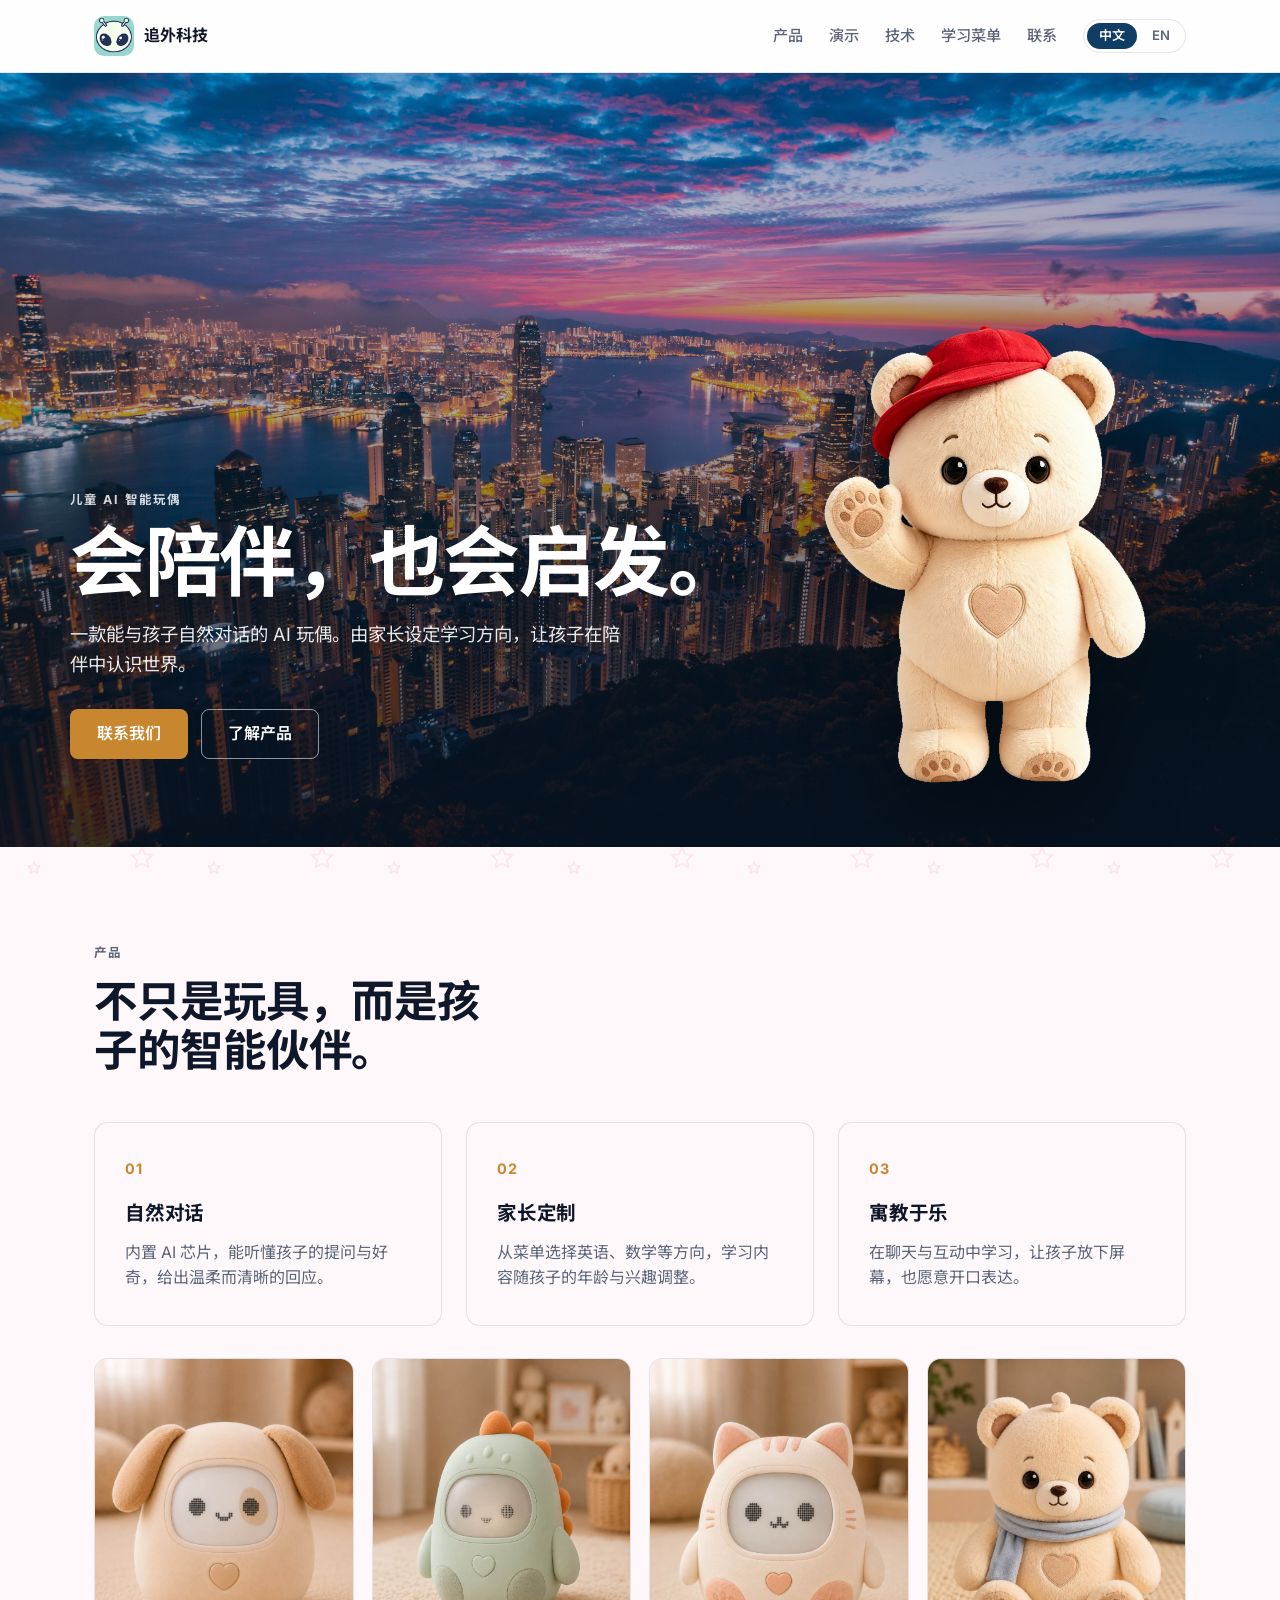
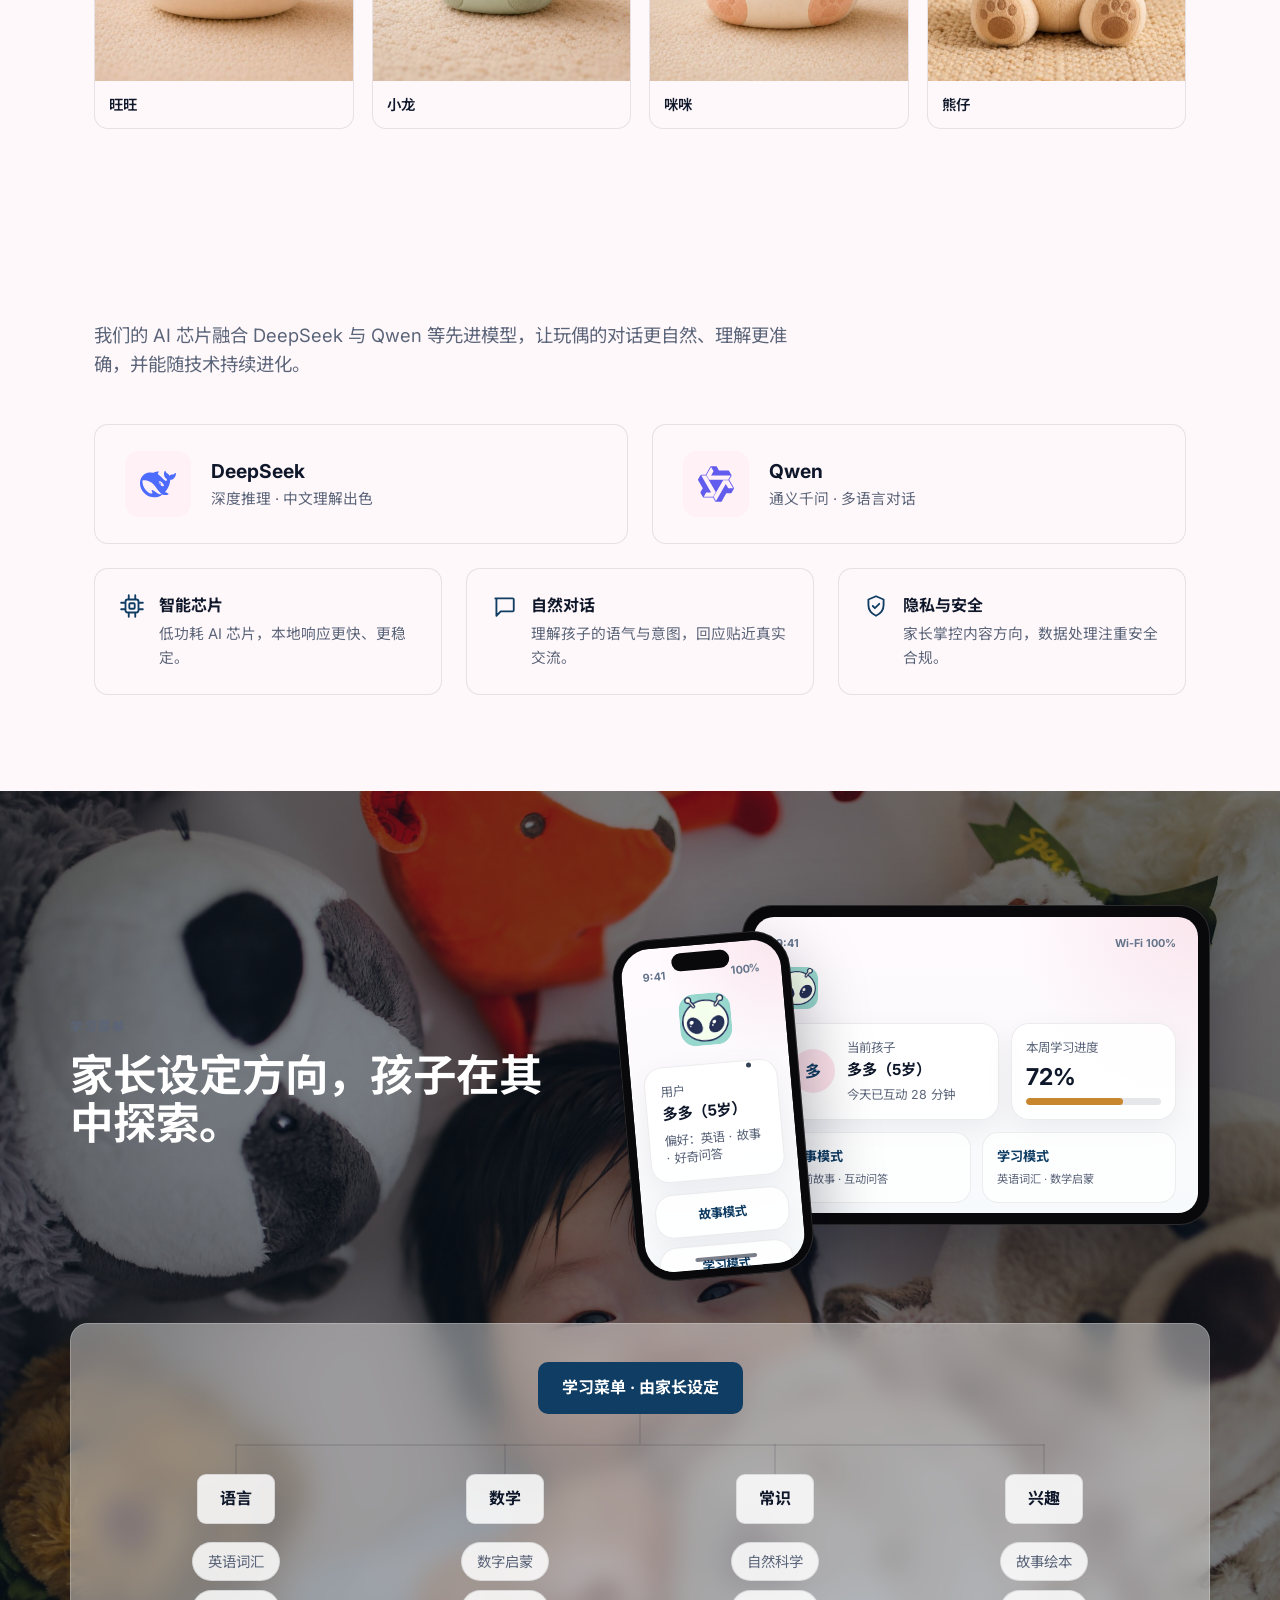
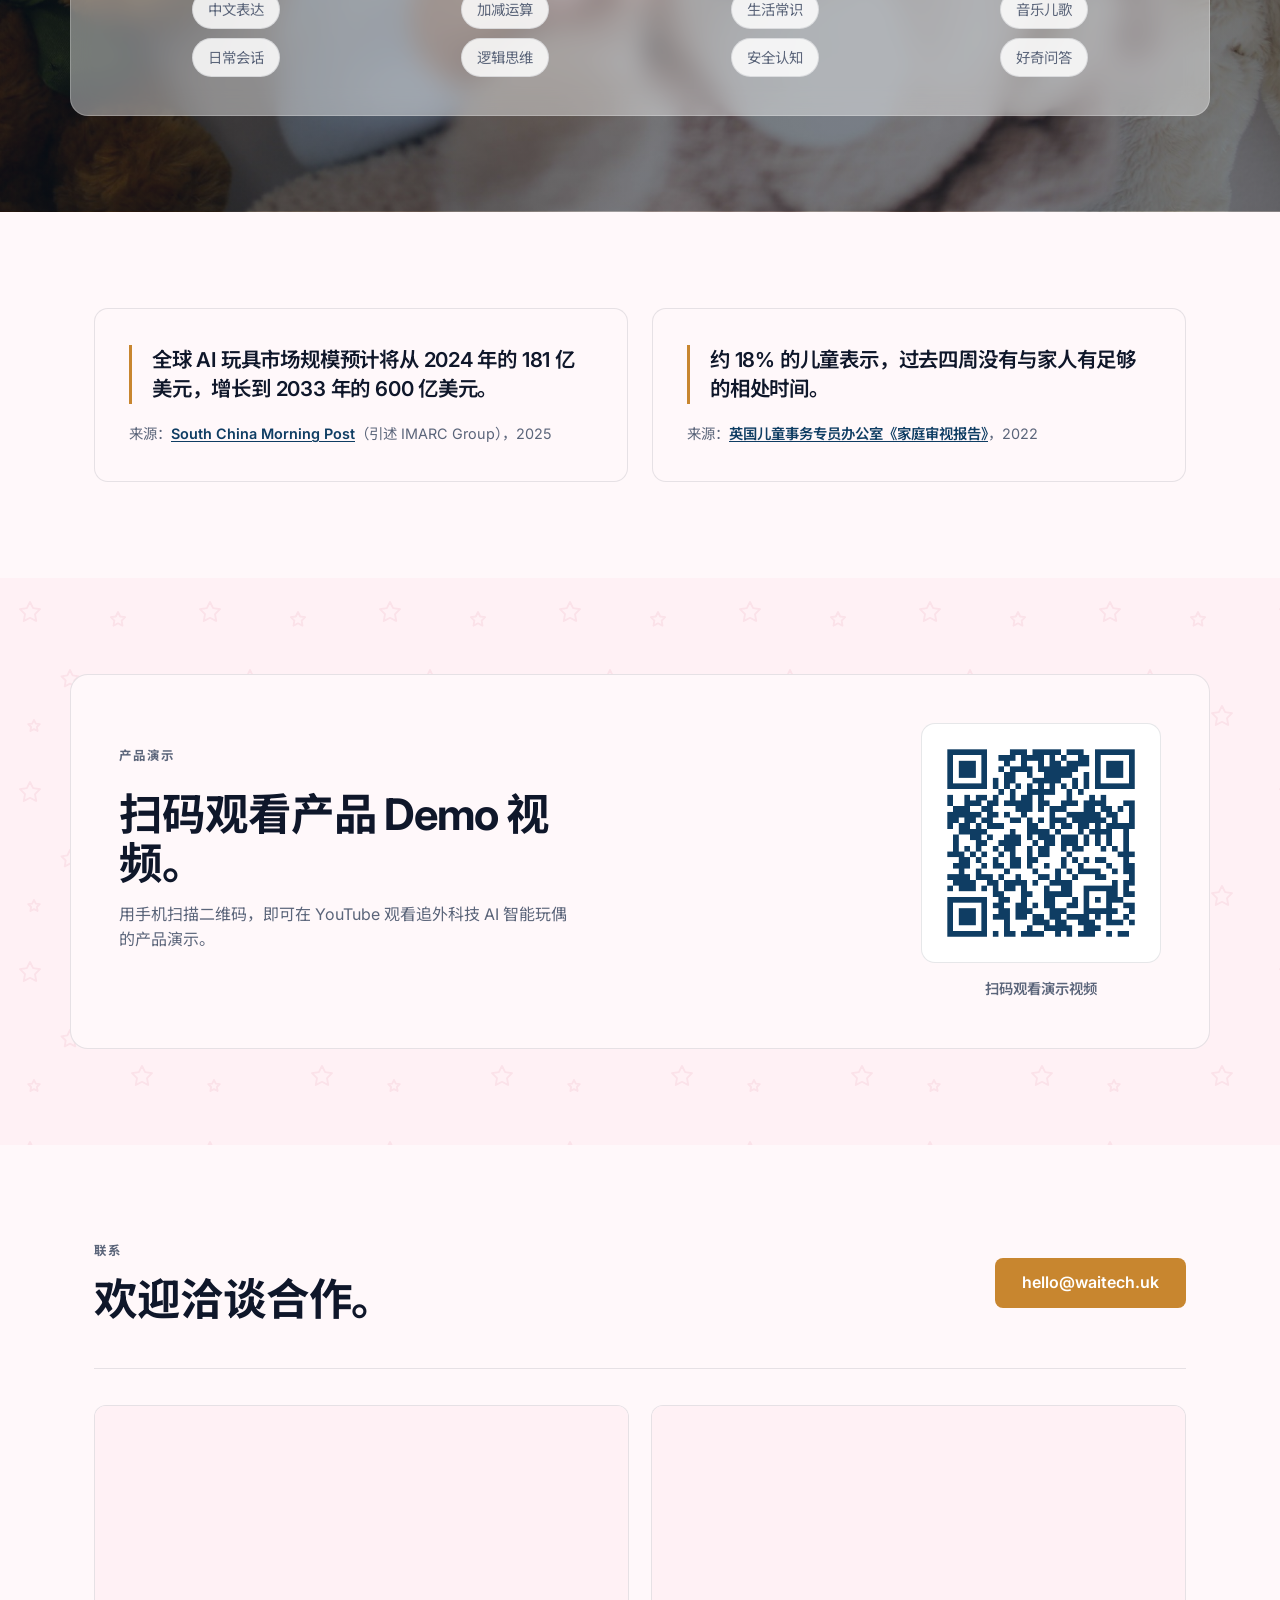
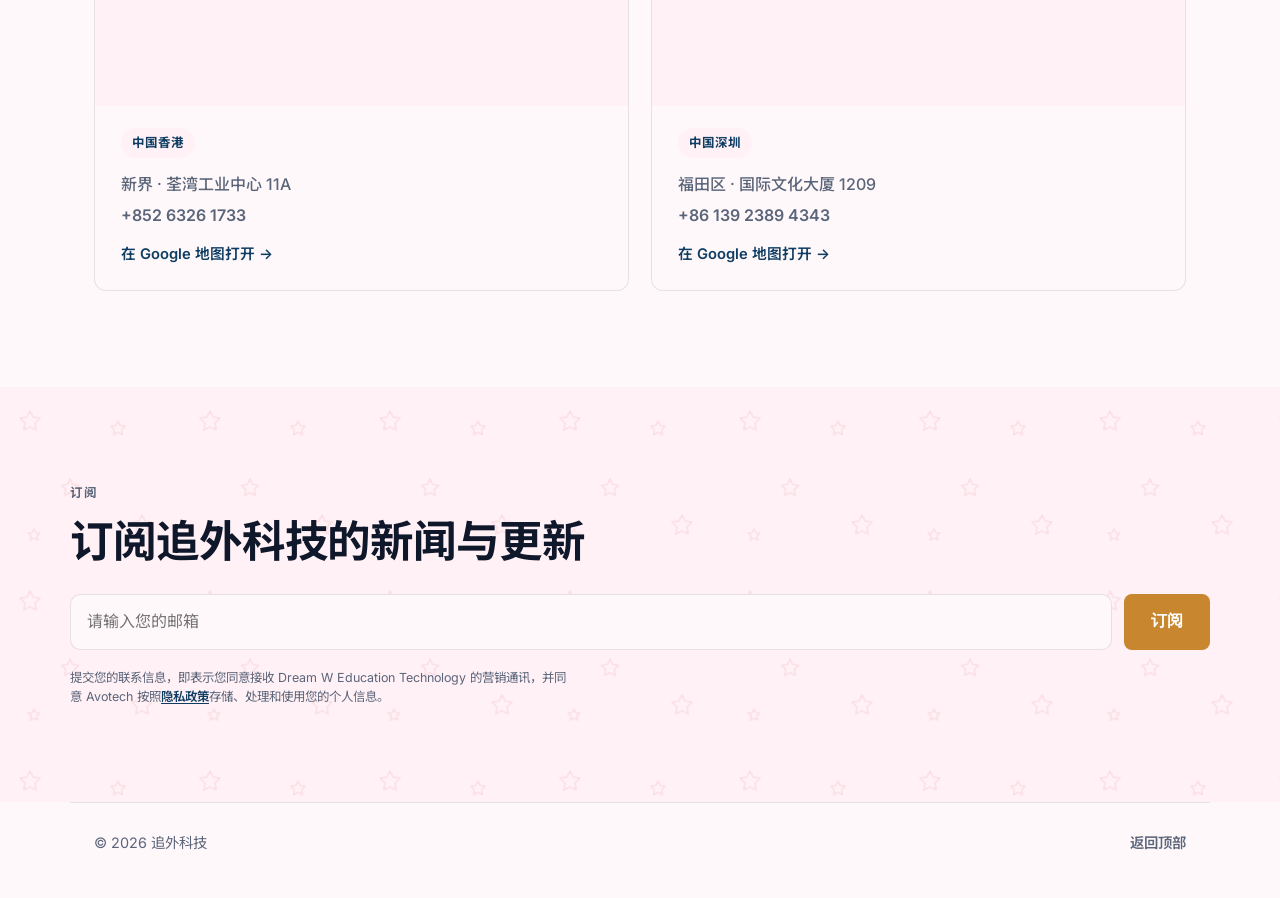
<file: index.html>
<!doctype html>
<html lang="zh-Hans">
  <head>
    <meta charset="utf-8" />
    <meta name="viewport" content="width=device-width, initial-scale=1" />
    <meta
      name="description"
      content="追外科技 — 面向儿童的 AI 智能玩偶。会对话、懂陪伴，由家长设定学习方向。"
    />
    <title>追外科技｜儿童 AI 智能玩偶</title>
    <link rel="icon" href="logo.png" type="image/png" />
    <link rel="preconnect" href="https://fonts.googleapis.com" />
    <link rel="preconnect" href="https://fonts.gstatic.com" crossorigin />
    <link
      href="https://fonts.googleapis.com/css2?family=Inter:wght@400;500;600;700&family=Noto+Sans+SC:wght@400;500;700&display=swap"
      rel="stylesheet"
    />
    <link rel="stylesheet" href="styles.css" />
  </head>
  <body>
    <header class="site-header">
      <nav class="nav">
        <a class="logo" href="#top" aria-label="追外科技 首页">
          <img class="logo-img" src="logo.png" alt="追外科技" width="40" height="40" />
          <span>追外科技</span>
        </a>
        <div class="nav-links">
          <a href="#product">产品</a>
          <a href="#demo">演示</a>
          <a href="#tech">技术</a>
          <a href="#how">学习菜单</a>
          <a href="#contact">联系</a>
          <div class="language-switch" aria-label="语言切换">
            <a class="language-button active" href="index.html" aria-current="page">中文</a>
            <a class="language-button" href="en.html">EN</a>
          </div>
        </div>
      </nav>
    </header>

    <main id="top">
      <section class="hero">
        <div class="hero-inner">
          <p class="eyebrow">儿童 AI 智能玩偶</p>
          <h1>会陪伴，也会启发。</h1>
          <p class="hero-copy">
            一款能与孩子自然对话的 AI 玩偶。由家长设定学习方向，让孩子在陪伴中认识世界。
          </p>
          <div class="hero-actions">
            <a class="button primary" href="#contact">联系我们</a>
            <a class="button ghost" href="#product">了解产品</a>
          </div>
        </div>
        <img class="hero-bear" src="hero-bear.png" alt="熊仔 AI 智能玩偶" />
      </section>

      <section class="section" id="product">
        <div class="section-head">
          <p class="eyebrow">产品</p>
          <h2>不只是玩具，而是孩子的智能伙伴。</h2>
        </div>
        <div class="grid">
          <article class="card">
            <span class="card-no">01</span>
            <h3>自然对话</h3>
            <p>内置 AI 芯片，能听懂孩子的提问与好奇，给出温柔而清晰的回应。</p>
          </article>
          <article class="card">
            <span class="card-no">02</span>
            <h3>家长定制</h3>
            <p>从菜单选择英语、数学等方向，学习内容随孩子的年龄与兴趣调整。</p>
          </article>
          <article class="card">
            <span class="card-no">03</span>
            <h3>寓教于乐</h3>
            <p>在聊天与互动中学习，让孩子放下屏幕，也愿意开口表达。</p>
          </article>
        </div>
        <div class="product-gallery">
          <figure class="product-item">
            <img src="product-dog.png" alt="追外科技 AI 玩偶 · 旺旺" loading="lazy" />
            <figcaption>旺旺</figcaption>
          </figure>
          <figure class="product-item">
            <img src="product-dragon.png" alt="追外科技 AI 玩偶 · 小龙" loading="lazy" />
            <figcaption>小龙</figcaption>
          </figure>
          <figure class="product-item">
            <img src="product-cat.png" alt="追外科技 AI 玩偶 · 咪咪" loading="lazy" />
            <figcaption>咪咪</figcaption>
          </figure>
          <figure class="product-item">
            <img src="product-bear.png" alt="追外科技 AI 玩偶 · 熊仔" loading="lazy" />
            <figcaption>熊仔</figcaption>
          </figure>
        </div>
      </section>

      <section class="section" id="tech">
        <p class="lead">我们的 AI 芯片融合 DeepSeek 与 Qwen 等先进模型，让玩偶的对话更自然、理解更准确，并能随技术持续进化。</p>
        <div class="model-row">
          <div class="model-card">
            <span class="model-logo" style="color: #4d6bfe">
              <svg viewBox="0 0 24 24" xmlns="http://www.w3.org/2000/svg" aria-hidden="true"><path fill="currentColor" d="M23.748 4.651c-.254-.124-.364.113-.512.233-.051.04-.094.09-.137.137-.372.397-.806.657-1.373.626-.829-.046-1.537.214-2.163.848-.133-.782-.575-1.248-1.247-1.548-.352-.155-.708-.311-.955-.65-.172-.24-.219-.509-.305-.774-.055-.16-.11-.323-.293-.35-.2-.031-.278.136-.356.276-.313.572-.434 1.202-.422 1.84.027 1.436.633 2.58 1.838 3.393.137.094.172.187.129.323-.082.28-.18.553-.266.833-.055.179-.137.218-.328.14a5.5 5.5 0 0 1-1.737-1.179c-.857-.828-1.631-1.743-2.597-2.46a12 12 0 0 0-.689-.47c-.985-.957.13-1.743.387-1.836.27-.098.094-.433-.778-.428-.872.003-1.67.295-2.687.685a3 3 0 0 1-.465.136 9.6 9.6 0 0 0-2.883-.101c-1.885.21-3.39 1.1-4.497 2.622C.082 8.776-.231 10.854.152 13.02c.403 2.284 1.568 4.175 3.36 5.653 1.857 1.533 3.997 2.284 6.438 2.14 1.482-.085 3.132-.284 4.994-1.86.47.234.962.328 1.78.398.629.058 1.235-.031 1.705-.129.735-.155.684-.836.418-.961-2.155-1.004-1.682-.595-2.112-.926 1.095-1.295 2.768-3.598 3.284-6.733.05-.346.115-.834.108-1.114-.004-.171.035-.238.23-.257a4.2 4.2 0 0 0 1.545-.475c1.397-.763 1.96-2.016 2.093-3.517.02-.23-.004-.467-.247-.588M11.58 18.168c-2.088-1.642-3.101-2.183-3.52-2.16-.39.024-.32.472-.234.763.09.288.207.487.371.74.114.167.192.416-.113.603-.673.416-1.842-.14-1.897-.168-1.361-.801-2.5-1.86-3.301-3.306-.775-1.393-1.225-2.888-1.299-4.482-.02-.385.094-.522.477-.592a4.7 4.7 0 0 1 1.53-.038c2.131.311 3.946 1.264 5.467 2.774.868.86 1.525 1.887 2.202 2.89.72 1.066 1.494 2.082 2.48 2.915.348.291.626.513.892.677-.802.09-2.14.109-3.055-.615zm1.001-6.44a.306.306 0 0 1 .415-.287.3.3 0 0 1 .113.074.3.3 0 0 1 .086.214c0 .17-.136.307-.308.307a.303.303 0 0 1-.306-.307m3.11 1.596c-.2.081-.4.151-.591.16a1.25 1.25 0 0 1-.798-.254c-.274-.23-.47-.358-.551-.758a1.7 1.7 0 0 1 .015-.588c.07-.327-.007-.537-.238-.727-.188-.156-.426-.199-.689-.199a.6.6 0 0 1-.254-.078.253.253 0 0 1-.114-.358 1 1 0 0 1 .192-.21c.356-.202.767-.136 1.146.016.352.144.618.408 1.001.782.392.451.462.576.685.915.176.264.336.536.446.848.066.194-.02.353-.25.45"/></svg>
            </span>
            <div class="model-meta">
              <strong>DeepSeek</strong>
              <span>深度推理 · 中文理解出色</span>
            </div>
          </div>
          <div class="model-card">
            <span class="model-logo" style="color: #615ced">
              <svg viewBox="0 0 24 24" xmlns="http://www.w3.org/2000/svg" aria-hidden="true"><path fill="currentColor" d="M23.919 14.545 20.817 9.17l1.47-2.544a.56.56 0 0 0 0-.566l-1.633-2.83a.57.57 0 0 0-.49-.283h-6.207L12.487.402a.57.57 0 0 0-.49-.284H8.732a.56.56 0 0 0-.49.284L5.139 5.775h-2.94a.56.56 0 0 0-.49.284L.077 8.887a.56.56 0 0 0 0 .567L3.18 14.83l-1.47 2.545a.56.56 0 0 0 0 .566l1.634 2.83a.57.57 0 0 0 .49.283h6.205l1.47 2.545a.57.57 0 0 0 .49.284h3.266a.57.57 0 0 0 .49-.284l3.104-5.375h2.94a.57.57 0 0 0 .49-.283l1.634-2.828a.55.55 0 0 0-.004-.568M8.733.686l1.634 2.828-1.634 2.828H21.8L20.164 9.17H7.425L5.63 6.06Zm1.306 19.801-6.205-.002 1.634-2.83h3.265L2.201 6.344h3.267q3.182 5.517 6.367 11.032zm10.124-5.66L18.53 12l-6.532 11.315-1.634-2.83c2.129-3.673 4.25-7.351 6.373-11.028h3.592l3.102 5.374z"/></svg>
            </span>
            <div class="model-meta">
              <strong>Qwen</strong>
              <span>通义千问 · 多语言对话</span>
            </div>
          </div>
        </div>
        <div class="spec-row">
          <div class="spec">
            <svg class="spec-icon" viewBox="0 0 24 24" fill="none" stroke="currentColor" stroke-width="1.7" stroke-linecap="round" stroke-linejoin="round" aria-hidden="true"><rect x="6" y="6" width="12" height="12" rx="2" /><rect x="9.5" y="9.5" width="5" height="5" rx="1" /><path d="M9 2v3M15 2v3M9 19v3M15 19v3M2 9h3M2 15h3M19 9h3M19 15h3" /></svg>
            <div>
              <strong>智能芯片</strong>
              <p>低功耗 AI 芯片，本地响应更快、更稳定。</p>
            </div>
          </div>
          <div class="spec">
            <svg class="spec-icon" viewBox="0 0 24 24" fill="none" stroke="currentColor" stroke-width="1.7" stroke-linecap="round" stroke-linejoin="round" aria-hidden="true"><path d="M4 5h16a1 1 0 0 1 1 1v10a1 1 0 0 1-1 1H9l-4 4V6a1 1 0 0 1 1-1z" /></svg>
            <div>
              <strong>自然对话</strong>
              <p>理解孩子的语气与意图，回应贴近真实交流。</p>
            </div>
          </div>
          <div class="spec">
            <svg class="spec-icon" viewBox="0 0 24 24" fill="none" stroke="currentColor" stroke-width="1.7" stroke-linecap="round" stroke-linejoin="round" aria-hidden="true"><path d="M12 3l7 3v5c0 4.5-3 8-7 10-4-2-7-5.5-7-10V6z" /><path d="M9 12l2 2 4-4" /></svg>
            <div>
              <strong>隐私与安全</strong>
              <p>家长掌控内容方向，数据处理注重安全合规。</p>
            </div>
          </div>
        </div>
      </section>

      <section class="section alt" id="how">
        <div class="how-hero">
          <div class="section-head">
            <p class="eyebrow">学习菜单</p>
            <h2>家长设定方向，孩子在其中探索。</h2>
          </div>
          <div class="device-stage" aria-label="追外科技家长端 App 预览">
            <div class="device device-tablet" aria-hidden="true">
              <div class="tablet-camera"></div>
              <div class="device-screen">
                <div class="app-status">
                  <span>9:41</span>
                  <span>Wi-Fi 100%</span>
                </div>
                <div class="app-brand">
                  <img src="logo.png" alt="" />
                </div>
                <div class="app-dashboard">
                  <div class="app-child-card">
                    <span class="app-avatar">多</span>
                    <div>
                      <small>当前孩子</small>
                      <strong>多多（5岁）</strong>
                      <p>今天已互动 28 分钟</p>
                    </div>
                  </div>
                  <div class="app-progress-card">
                    <span>本周学习进度</span>
                    <strong>72%</strong>
                    <div><i style="width: 72%"></i></div>
                  </div>
                </div>
                <div class="app-module-grid">
                  <div><strong>故事模式</strong><span>睡前故事 · 互动问答</span></div>
                  <div><strong>学习模式</strong><span>英语词汇 · 数学启蒙</span></div>
                  <div><strong>陪伴模式</strong><span>日常聊天 · 情绪回应</span></div>
                  <div><strong>家长设置</strong><span>内容偏好 · 使用时长</span></div>
                </div>
              </div>
            </div>
            <div class="device device-phone" aria-hidden="true">
              <div class="device-notch"></div>
              <div class="device-screen">
                <div class="app-status phone-status">
                  <span>9:41</span>
                  <span>100%</span>
                </div>
                <div class="phone-brand">
                  <img src="logo.png" alt="" />
                </div>
                <div class="phone-card">
                  <span>用户</span>
                  <strong>多多（5岁）</strong>
                  <p>偏好：英语 · 故事 · 好奇问答</p>
                </div>
                <div class="phone-menu">
                  <span>故事模式</span>
                  <span>学习模式</span>
                  <span>查看记录</span>
                </div>
                <div class="home-indicator"></div>
              </div>
            </div>
          </div>
        </div>
        <div class="tree">
          <div class="tree-root-row">
            <span class="tree-root">学习菜单 · 由家长设定</span>
          </div>
          <div class="branches">
            <div class="branch">
              <span class="tree-node">语言</span>
              <ul class="leaves">
                <li>英语词汇</li>
                <li>中文表达</li>
                <li>日常会话</li>
              </ul>
            </div>
            <div class="branch">
              <span class="tree-node">数学</span>
              <ul class="leaves">
                <li>数字启蒙</li>
                <li>加减运算</li>
                <li>逻辑思维</li>
              </ul>
            </div>
            <div class="branch">
              <span class="tree-node">常识</span>
              <ul class="leaves">
                <li>自然科学</li>
                <li>生活常识</li>
                <li>安全认知</li>
              </ul>
            </div>
            <div class="branch">
              <span class="tree-node">兴趣</span>
              <ul class="leaves">
                <li>故事绘本</li>
                <li>音乐儿歌</li>
                <li>好奇问答</li>
              </ul>
            </div>
          </div>
        </div>
      </section>

      <section class="section" id="insights">
        <div class="quote-grid">
          <figure class="quote">
            <blockquote>
              全球 AI 玩具市场规模预计将从 2024 年的 181 亿美元，增长到 2033 年的 600 亿美元。
            </blockquote>
            <figcaption>
              来源：<a href="https://www.scmp.com/business/china-business/article/3337606/chinas-ai-toy-boom-huawei-jdcom-ubtech-make-big-push-growing-sector" target="_blank" rel="noopener">South China Morning Post</a>（引述 IMARC Group），2025
            </figcaption>
          </figure>
          <figure class="quote">
            <blockquote>
              约 18% 的儿童表示，过去四周没有与家人有足够的相处时间。
            </blockquote>
            <figcaption>
              来源：<a href="https://assets.childrenscommissioner.gov.uk/wpuploads/2022/12/cc-family-review-the-big-summer-survey-annex-full.pdf" target="_blank" rel="noopener">英国儿童事务专员办公室《家庭审视报告》</a>，2022
            </figcaption>
          </figure>
        </div>
      </section>

      <section class="section alt" id="demo">
        <div class="demo-panel">
          <div class="demo-copy">
            <p class="eyebrow">产品演示</p>
            <h2>扫码观看产品 Demo 视频。</h2>
            <p>用手机扫描二维码，即可在 YouTube 观看追外科技 AI 智能玩偶的产品演示。</p>
          </div>
          <div class="demo-qr-wrap">
            <img
              class="demo-qr"
              src="demo-qr.png"
              alt="产品演示视频二维码"
              width="240"
              height="240"
            />
            <p class="demo-qr-hint">扫码观看演示视频</p>
          </div>
        </div>
      </section>

      <section class="section contact" id="contact">
        <div class="contact-row">
          <div>
            <p class="eyebrow">联系</p>
            <h2>欢迎洽谈合作。</h2>
          </div>
          <a class="button primary" href="mailto:hello@waitech.uk">hello@waitech.uk</a>
        </div>
        <div class="offices">
          <div class="office">
            <div class="office-map">
              <iframe
                title="中国香港办公室地图"
                src="https://www.google.com/maps?q=Tsuen+Wan+Industrial+Centre,+Hong+Kong&output=embed"
                loading="lazy"
                referrerpolicy="no-referrer-when-downgrade"
                allowfullscreen
              ></iframe>
            </div>
            <div class="office-body">
              <span class="office-tag">中国香港</span>
              <p class="office-addr">新界 · 荃湾工业中心 11A</p>
              <p class="office-tel"><a href="tel:+85263261733">+852 6326 1733</a></p>
              <a
                class="office-link"
                href="https://www.google.com/maps/search/?api=1&query=Tsuen+Wan+Industrial+Centre+Hong+Kong"
                target="_blank"
                rel="noopener"
              >在 Google 地图打开 →</a>
            </div>
          </div>
          <div class="office">
            <div class="office-map">
              <iframe
                title="中国深圳办公室地图"
                src="https://www.google.com/maps?q=%E5%9B%BD%E9%99%85%E6%96%87%E5%8C%96%E5%A4%A7%E5%8E%A6%2C%E7%A6%8F%E7%94%B0%E5%8C%BA%2C%E6%B7%B1%E5%9C%B3&output=embed"
                loading="lazy"
                referrerpolicy="no-referrer-when-downgrade"
                allowfullscreen
              ></iframe>
            </div>
            <div class="office-body">
              <span class="office-tag">中国深圳</span>
              <p class="office-addr">福田区 · 国际文化大厦 1209</p>
              <p class="office-tel"><a href="tel:+8613923894343">+86 139 2389 4343</a></p>
              <a
                class="office-link"
                href="https://www.google.com/maps/search/?api=1&query=%E5%9B%BD%E9%99%85%E6%96%87%E5%8C%96%E5%A4%A7%E5%8E%A6+%E7%A6%8F%E7%94%B0%E5%8C%BA+%E6%B7%B1%E5%9C%B3"
                target="_blank"
                rel="noopener"
              >在 Google 地图打开 →</a>
            </div>
          </div>
        </div>
      </section>

      <section class="section alt subscribe" id="subscribe">
        <div class="subscribe-inner">
          <p class="eyebrow">订阅</p>
          <h2>订阅追外科技的新闻与更新</h2>
          <form
            class="subscribe-form"
            action="mailto:hello@waitech.uk?subject=Newsletter%20Subscription"
            method="post"
            enctype="text/plain"
          >
            <label class="visually-hidden" for="subscribe-email-zh">电子邮箱</label>
            <input
              id="subscribe-email-zh"
              type="email"
              name="email"
              placeholder="请输入您的邮箱"
              autocomplete="email"
              required
            />
            <button class="button primary" type="submit">订阅</button>
          </form>
          <p class="subscribe-disclaimer">
            提交您的联系信息，即表示您同意接收 Dream W Education Technology 的营销通讯，并同意
            Avotech 按照<a href="#">隐私政策</a>存储、处理和使用您的个人信息。
          </p>
        </div>
      </section>
    </main>

    <footer class="footer">
      <p>© 2026 追外科技</p>
      <a href="#top">返回顶部</a>
    </footer>
  </body>
</html>
</file>
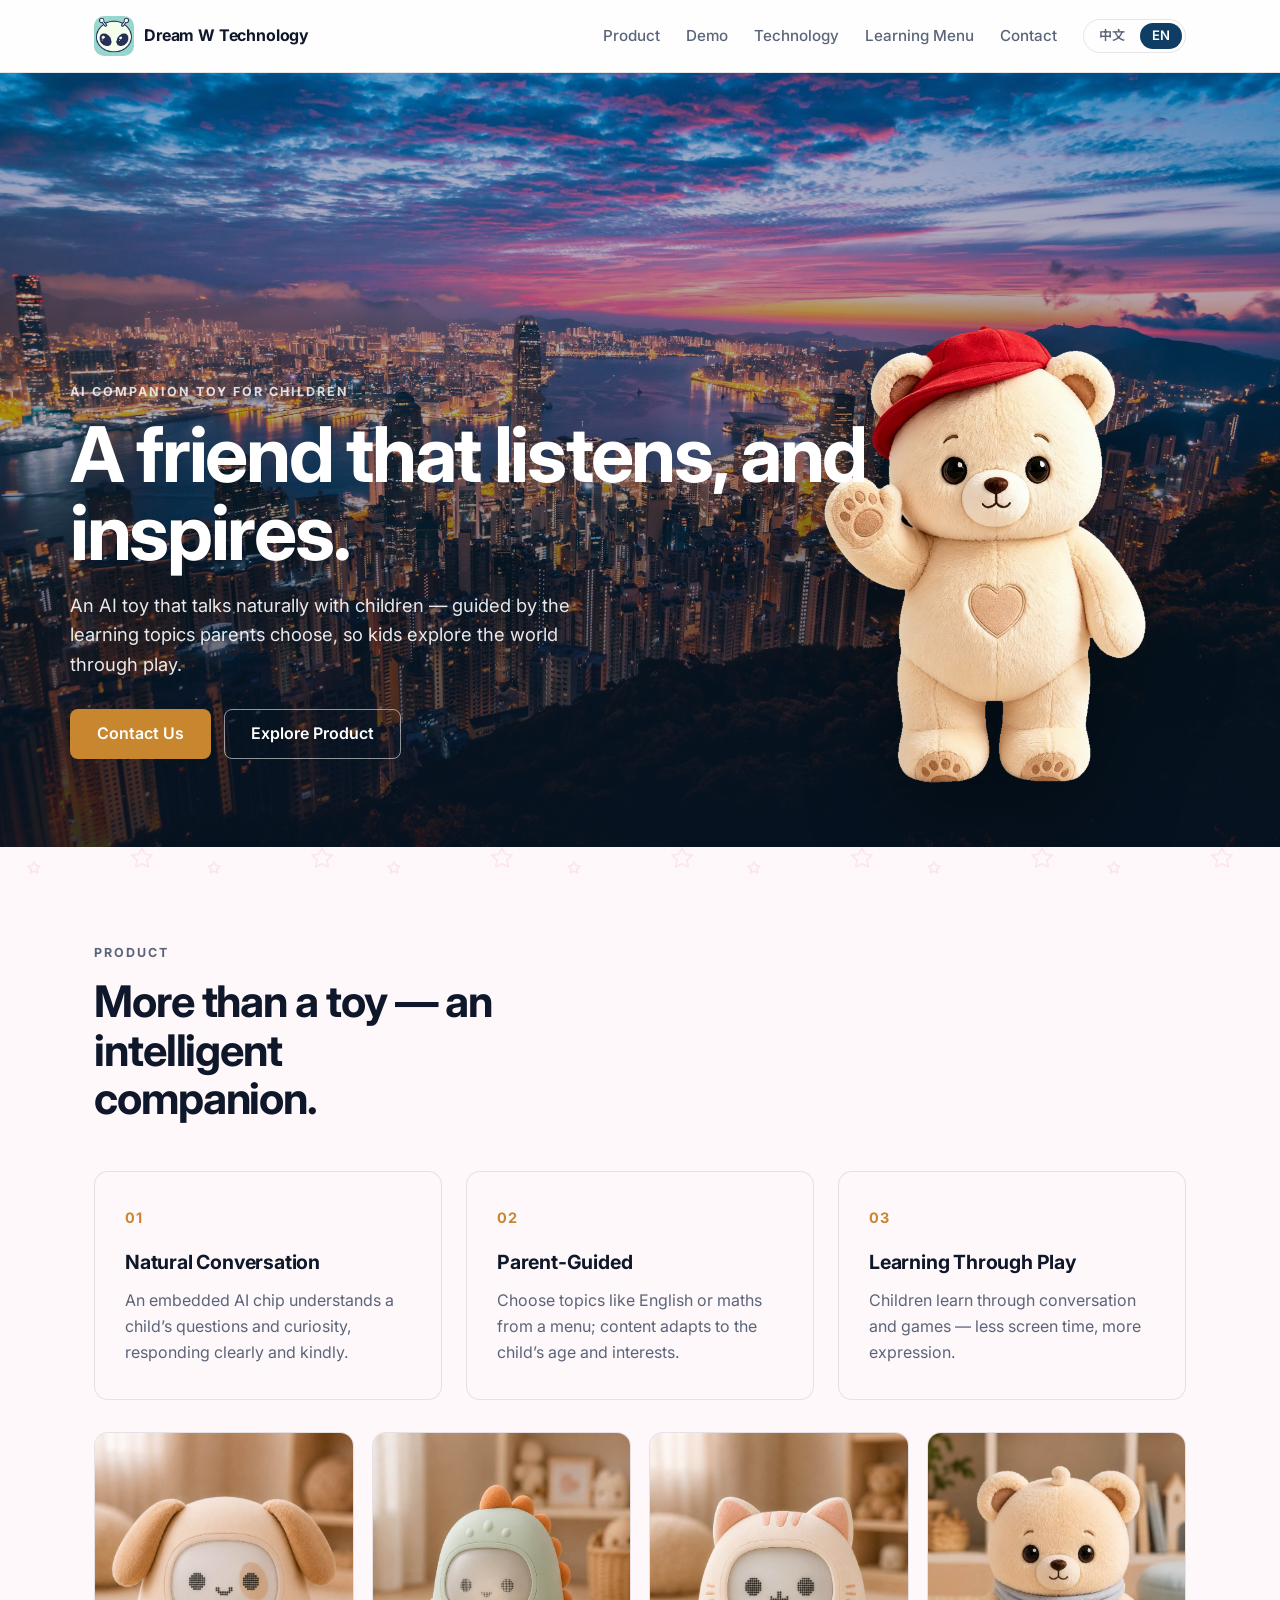
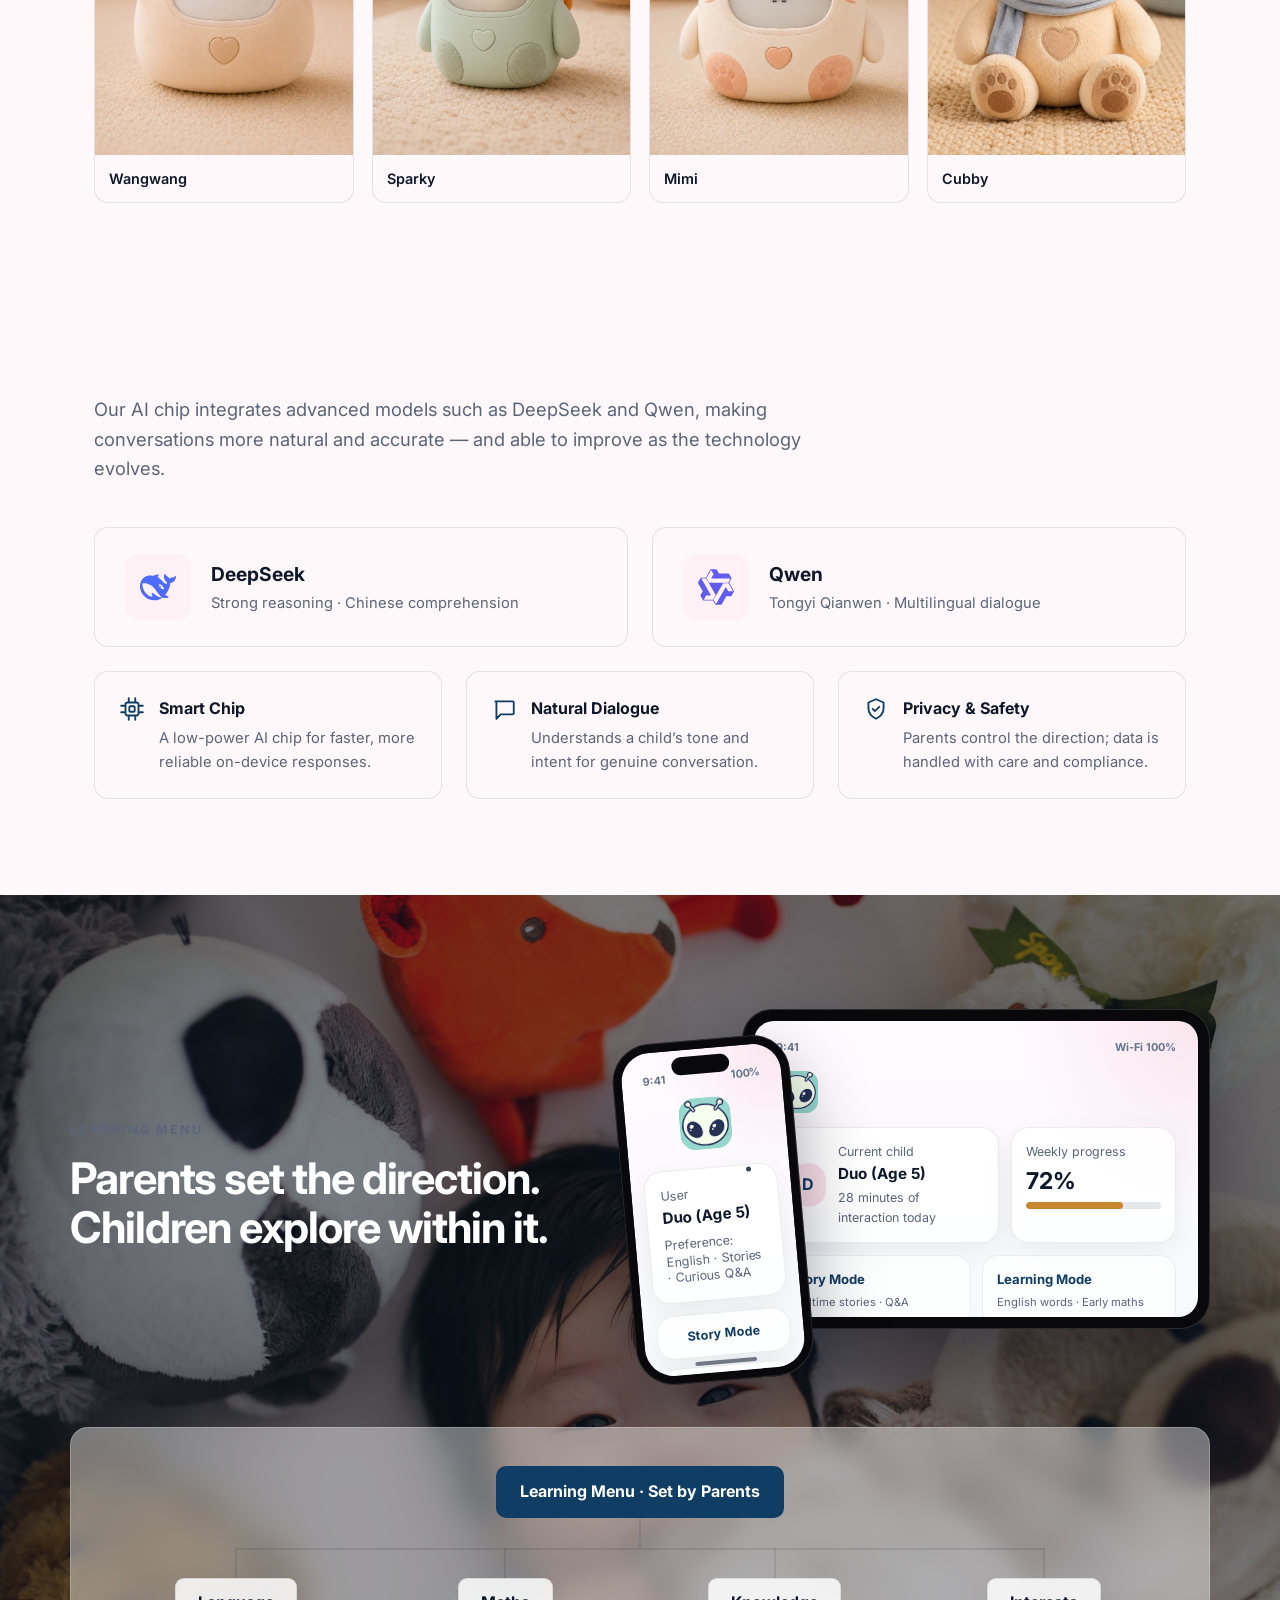
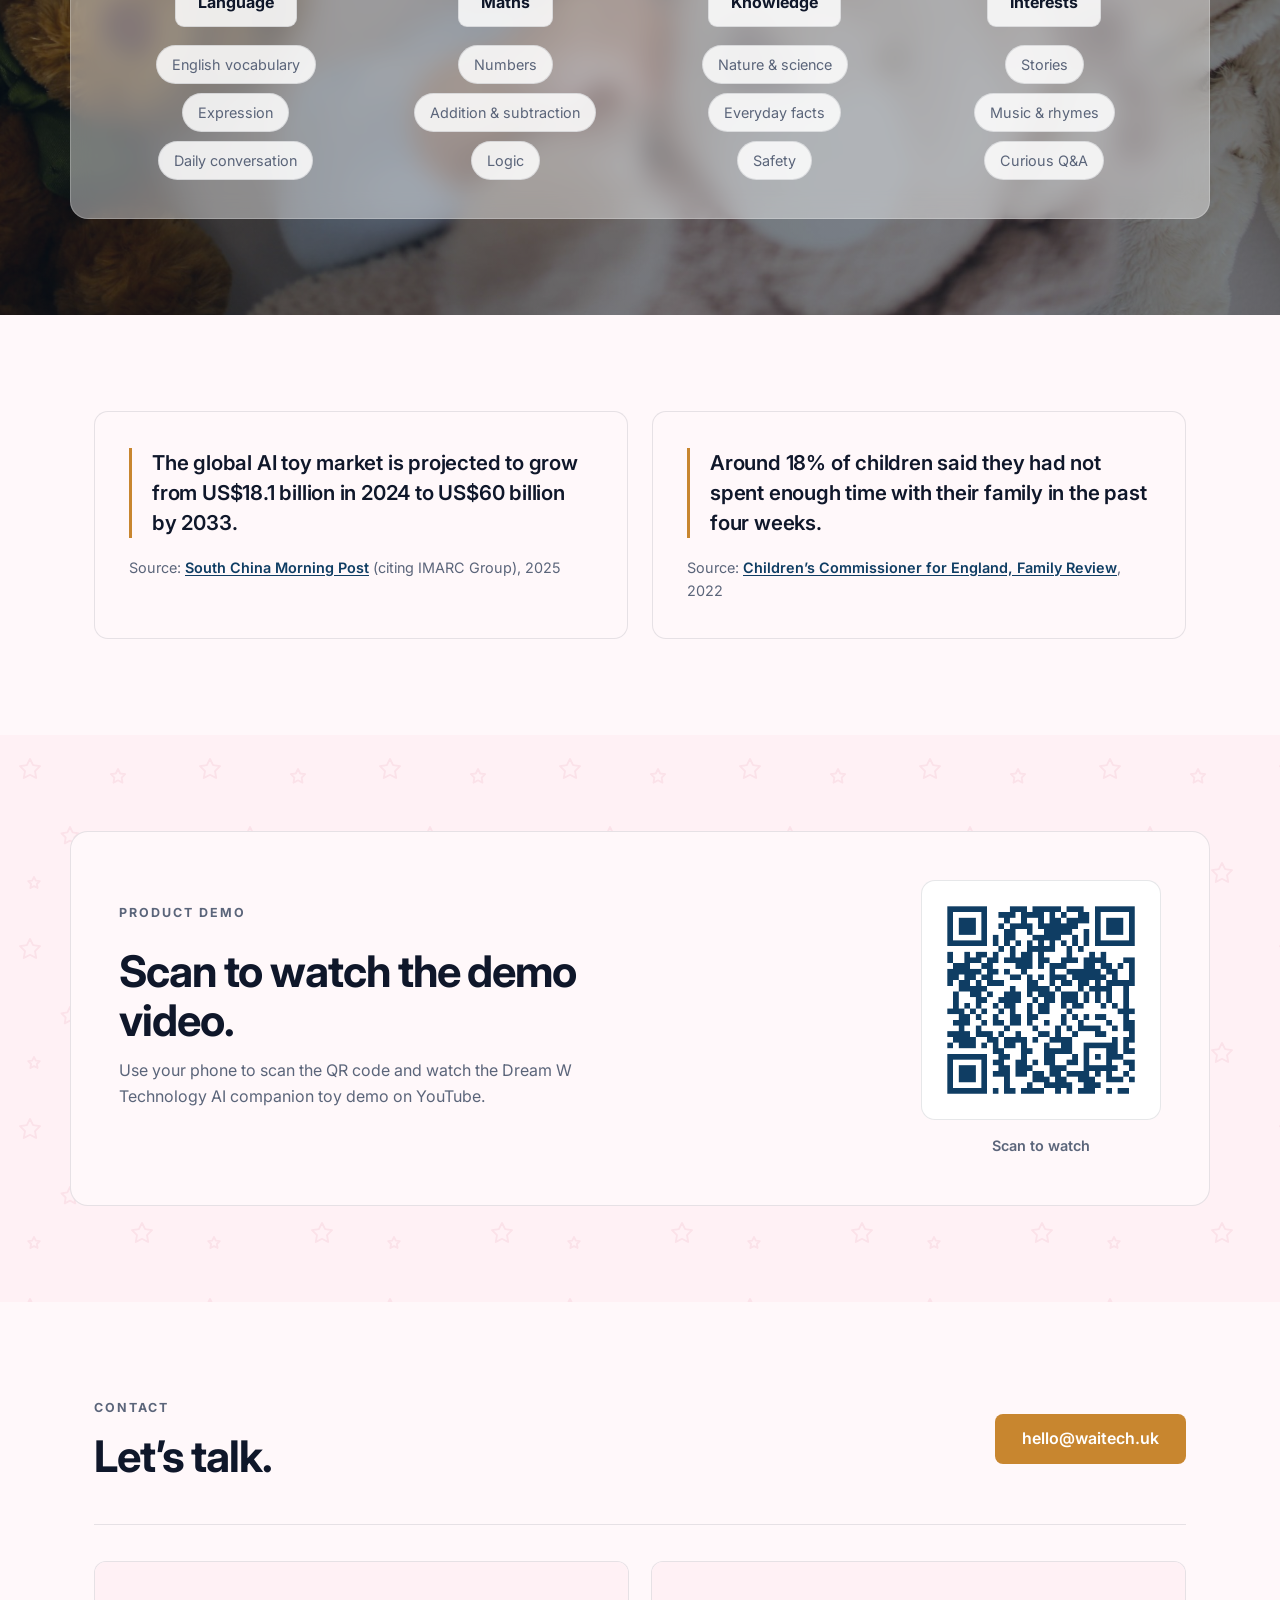
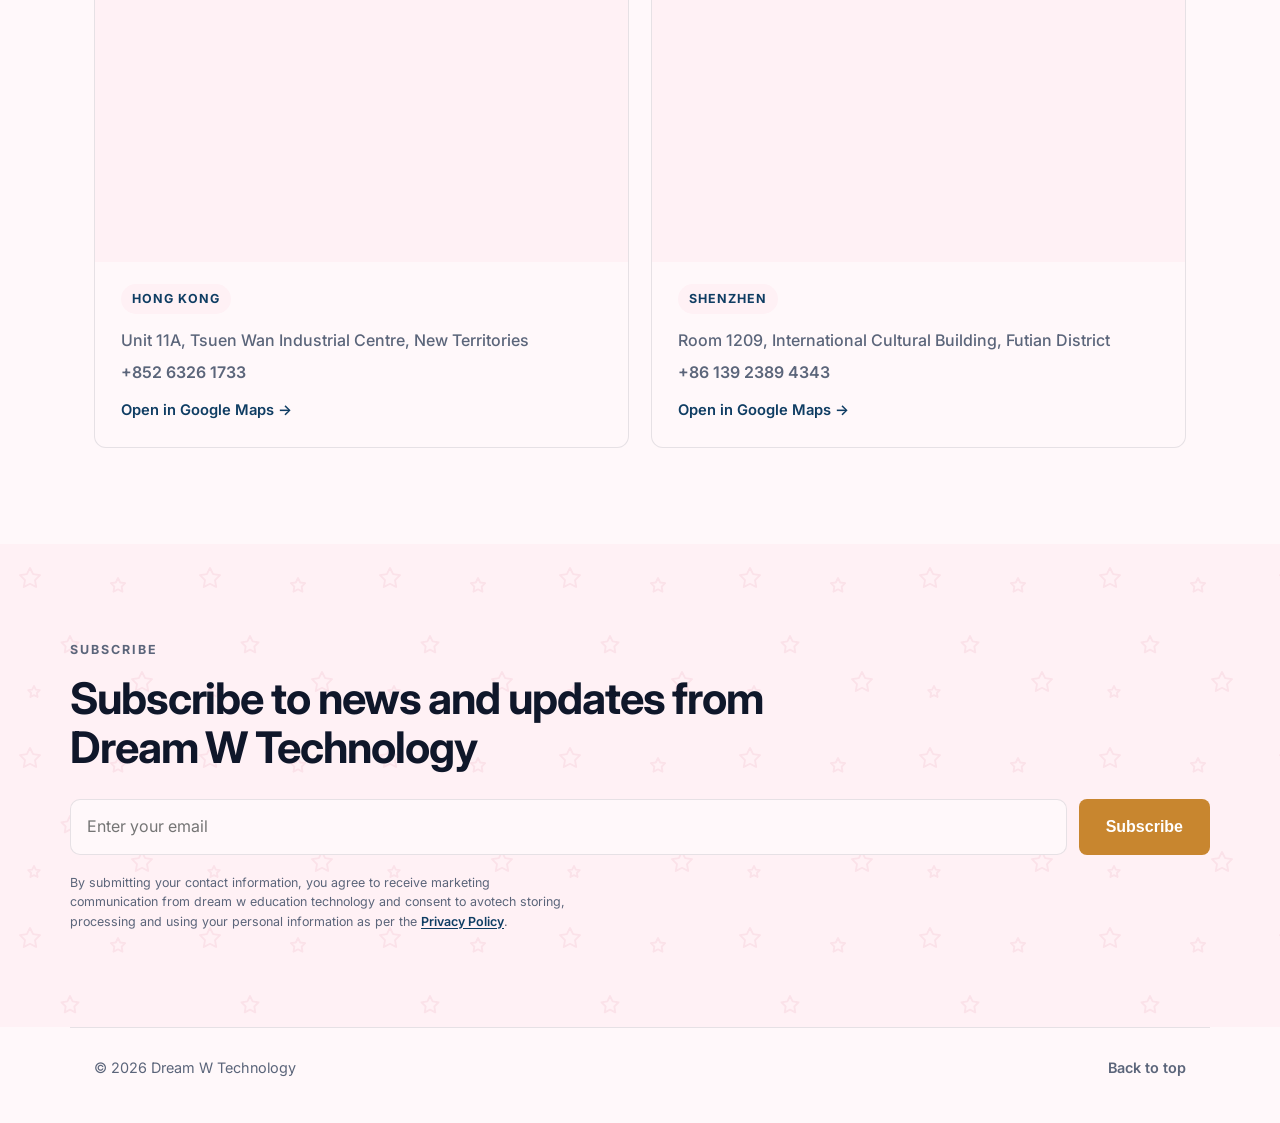
<file: en.html>
<!doctype html>
<html lang="en">
  <head>
    <meta charset="utf-8" />
    <meta name="viewport" content="width=device-width, initial-scale=1" />
    <meta
      name="description"
      content="Dream W Technology — an AI companion toy for children that talks, plays, and learns the way parents choose."
    />
    <title>Dream W Technology｜AI Companion Toy</title>
    <link rel="icon" href="logo.png" type="image/png" />
    <link rel="preconnect" href="https://fonts.googleapis.com" />
    <link rel="preconnect" href="https://fonts.gstatic.com" crossorigin />
    <link
      href="https://fonts.googleapis.com/css2?family=Inter:wght@400;500;600;700&family=Noto+Sans+SC:wght@400;500;700&display=swap"
      rel="stylesheet"
    />
    <link rel="stylesheet" href="styles.css" />
  </head>
  <body>
    <header class="site-header">
      <nav class="nav">
        <a class="logo" href="#top" aria-label="Dream W Technology home">
          <img class="logo-img" src="logo.png" alt="Dream W Technology" width="40" height="40" />
          <span>Dream W Technology</span>
        </a>
        <div class="nav-links">
          <a href="#product">Product</a>
          <a href="#demo">Demo</a>
          <a href="#tech">Technology</a>
          <a href="#how">Learning Menu</a>
          <a href="#contact">Contact</a>
          <div class="language-switch" aria-label="Language switcher">
            <a class="language-button" href="index.html">中文</a>
            <a class="language-button active" href="en.html" aria-current="page">EN</a>
          </div>
        </div>
      </nav>
    </header>

    <main id="top">
      <section class="hero">
        <div class="hero-inner">
          <p class="eyebrow">AI Companion Toy for Children</p>
          <h1>A friend that listens, and inspires.</h1>
          <p class="hero-copy">
            An AI toy that talks naturally with children — guided by the learning topics parents
            choose, so kids explore the world through play.
          </p>
          <div class="hero-actions">
            <a class="button primary" href="#contact">Contact Us</a>
            <a class="button ghost" href="#product">Explore Product</a>
          </div>
        </div>
        <img class="hero-bear" src="hero-bear.png" alt="Cubby AI companion toy" />
      </section>

      <section class="section" id="product">
        <div class="section-head">
          <p class="eyebrow">Product</p>
          <h2>More than a toy — an intelligent companion.</h2>
        </div>
        <div class="grid">
          <article class="card">
            <span class="card-no">01</span>
            <h3>Natural Conversation</h3>
            <p>An embedded AI chip understands a child’s questions and curiosity, responding clearly and kindly.</p>
          </article>
          <article class="card">
            <span class="card-no">02</span>
            <h3>Parent-Guided</h3>
            <p>Choose topics like English or maths from a menu; content adapts to the child’s age and interests.</p>
          </article>
          <article class="card">
            <span class="card-no">03</span>
            <h3>Learning Through Play</h3>
            <p>Children learn through conversation and games — less screen time, more expression.</p>
          </article>
        </div>
        <div class="product-gallery">
          <figure class="product-item">
            <img src="product-dog.png" alt="Dream W Technology AI companion · Wangwang" loading="lazy" />
            <figcaption>Wangwang</figcaption>
          </figure>
          <figure class="product-item">
            <img src="product-dragon.png" alt="Dream W Technology AI companion · Sparky" loading="lazy" />
            <figcaption>Sparky</figcaption>
          </figure>
          <figure class="product-item">
            <img src="product-cat.png" alt="Dream W Technology AI companion · Mimi" loading="lazy" />
            <figcaption>Mimi</figcaption>
          </figure>
          <figure class="product-item">
            <img src="product-bear.png" alt="Dream W Technology AI companion · Cubby" loading="lazy" />
            <figcaption>Cubby</figcaption>
          </figure>
        </div>
      </section>

      <section class="section" id="tech">
        <p class="lead">Our AI chip integrates advanced models such as DeepSeek and Qwen, making conversations more natural and accurate — and able to improve as the technology evolves.</p>
        <div class="model-row">
          <div class="model-card">
            <span class="model-logo" style="color: #4d6bfe">
              <svg viewBox="0 0 24 24" xmlns="http://www.w3.org/2000/svg" aria-hidden="true"><path fill="currentColor" d="M23.748 4.651c-.254-.124-.364.113-.512.233-.051.04-.094.09-.137.137-.372.397-.806.657-1.373.626-.829-.046-1.537.214-2.163.848-.133-.782-.575-1.248-1.247-1.548-.352-.155-.708-.311-.955-.65-.172-.24-.219-.509-.305-.774-.055-.16-.11-.323-.293-.35-.2-.031-.278.136-.356.276-.313.572-.434 1.202-.422 1.84.027 1.436.633 2.58 1.838 3.393.137.094.172.187.129.323-.082.28-.18.553-.266.833-.055.179-.137.218-.328.14a5.5 5.5 0 0 1-1.737-1.179c-.857-.828-1.631-1.743-2.597-2.46a12 12 0 0 0-.689-.47c-.985-.957.13-1.743.387-1.836.27-.098.094-.433-.778-.428-.872.003-1.67.295-2.687.685a3 3 0 0 1-.465.136 9.6 9.6 0 0 0-2.883-.101c-1.885.21-3.39 1.1-4.497 2.622C.082 8.776-.231 10.854.152 13.02c.403 2.284 1.568 4.175 3.36 5.653 1.857 1.533 3.997 2.284 6.438 2.14 1.482-.085 3.132-.284 4.994-1.86.47.234.962.328 1.78.398.629.058 1.235-.031 1.705-.129.735-.155.684-.836.418-.961-2.155-1.004-1.682-.595-2.112-.926 1.095-1.295 2.768-3.598 3.284-6.733.05-.346.115-.834.108-1.114-.004-.171.035-.238.23-.257a4.2 4.2 0 0 0 1.545-.475c1.397-.763 1.96-2.016 2.093-3.517.02-.23-.004-.467-.247-.588M11.58 18.168c-2.088-1.642-3.101-2.183-3.52-2.16-.39.024-.32.472-.234.763.09.288.207.487.371.74.114.167.192.416-.113.603-.673.416-1.842-.14-1.897-.168-1.361-.801-2.5-1.86-3.301-3.306-.775-1.393-1.225-2.888-1.299-4.482-.02-.385.094-.522.477-.592a4.7 4.7 0 0 1 1.53-.038c2.131.311 3.946 1.264 5.467 2.774.868.86 1.525 1.887 2.202 2.89.72 1.066 1.494 2.082 2.48 2.915.348.291.626.513.892.677-.802.09-2.14.109-3.055-.615zm1.001-6.44a.306.306 0 0 1 .415-.287.3.3 0 0 1 .113.074.3.3 0 0 1 .086.214c0 .17-.136.307-.308.307a.303.303 0 0 1-.306-.307m3.11 1.596c-.2.081-.4.151-.591.16a1.25 1.25 0 0 1-.798-.254c-.274-.23-.47-.358-.551-.758a1.7 1.7 0 0 1 .015-.588c.07-.327-.007-.537-.238-.727-.188-.156-.426-.199-.689-.199a.6.6 0 0 1-.254-.078.253.253 0 0 1-.114-.358 1 1 0 0 1 .192-.21c.356-.202.767-.136 1.146.016.352.144.618.408 1.001.782.392.451.462.576.685.915.176.264.336.536.446.848.066.194-.02.353-.25.45"/></svg>
            </span>
            <div class="model-meta">
              <strong>DeepSeek</strong>
              <span>Strong reasoning · Chinese comprehension</span>
            </div>
          </div>
          <div class="model-card">
            <span class="model-logo" style="color: #615ced">
              <svg viewBox="0 0 24 24" xmlns="http://www.w3.org/2000/svg" aria-hidden="true"><path fill="currentColor" d="M23.919 14.545 20.817 9.17l1.47-2.544a.56.56 0 0 0 0-.566l-1.633-2.83a.57.57 0 0 0-.49-.283h-6.207L12.487.402a.57.57 0 0 0-.49-.284H8.732a.56.56 0 0 0-.49.284L5.139 5.775h-2.94a.56.56 0 0 0-.49.284L.077 8.887a.56.56 0 0 0 0 .567L3.18 14.83l-1.47 2.545a.56.56 0 0 0 0 .566l1.634 2.83a.57.57 0 0 0 .49.283h6.205l1.47 2.545a.57.57 0 0 0 .49.284h3.266a.57.57 0 0 0 .49-.284l3.104-5.375h2.94a.57.57 0 0 0 .49-.283l1.634-2.828a.55.55 0 0 0-.004-.568M8.733.686l1.634 2.828-1.634 2.828H21.8L20.164 9.17H7.425L5.63 6.06Zm1.306 19.801-6.205-.002 1.634-2.83h3.265L2.201 6.344h3.267q3.182 5.517 6.367 11.032zm10.124-5.66L18.53 12l-6.532 11.315-1.634-2.83c2.129-3.673 4.25-7.351 6.373-11.028h3.592l3.102 5.374z"/></svg>
            </span>
            <div class="model-meta">
              <strong>Qwen</strong>
              <span>Tongyi Qianwen · Multilingual dialogue</span>
            </div>
          </div>
        </div>
        <div class="spec-row">
          <div class="spec">
            <svg class="spec-icon" viewBox="0 0 24 24" fill="none" stroke="currentColor" stroke-width="1.7" stroke-linecap="round" stroke-linejoin="round" aria-hidden="true"><rect x="6" y="6" width="12" height="12" rx="2" /><rect x="9.5" y="9.5" width="5" height="5" rx="1" /><path d="M9 2v3M15 2v3M9 19v3M15 19v3M2 9h3M2 15h3M19 9h3M19 15h3" /></svg>
            <div>
              <strong>Smart Chip</strong>
              <p>A low-power AI chip for faster, more reliable on-device responses.</p>
            </div>
          </div>
          <div class="spec">
            <svg class="spec-icon" viewBox="0 0 24 24" fill="none" stroke="currentColor" stroke-width="1.7" stroke-linecap="round" stroke-linejoin="round" aria-hidden="true"><path d="M4 5h16a1 1 0 0 1 1 1v10a1 1 0 0 1-1 1H9l-4 4V6a1 1 0 0 1 1-1z" /></svg>
            <div>
              <strong>Natural Dialogue</strong>
              <p>Understands a child’s tone and intent for genuine conversation.</p>
            </div>
          </div>
          <div class="spec">
            <svg class="spec-icon" viewBox="0 0 24 24" fill="none" stroke="currentColor" stroke-width="1.7" stroke-linecap="round" stroke-linejoin="round" aria-hidden="true"><path d="M12 3l7 3v5c0 4.5-3 8-7 10-4-2-7-5.5-7-10V6z" /><path d="M9 12l2 2 4-4" /></svg>
            <div>
              <strong>Privacy &amp; Safety</strong>
              <p>Parents control the direction; data is handled with care and compliance.</p>
            </div>
          </div>
        </div>
      </section>

      <section class="section alt" id="how">
        <div class="how-hero">
          <div class="section-head">
            <p class="eyebrow">Learning Menu</p>
            <h2>Parents set the direction. Children explore within it.</h2>
          </div>
          <div class="device-stage" aria-label="Dream W Technology parent app preview">
            <div class="device device-tablet" aria-hidden="true">
              <div class="tablet-camera"></div>
              <div class="device-screen">
                <div class="app-status">
                  <span>9:41</span>
                  <span>Wi-Fi 100%</span>
                </div>
                <div class="app-brand">
                  <img src="logo.png" alt="" />
                </div>
                <div class="app-dashboard">
                  <div class="app-child-card">
                    <span class="app-avatar">D</span>
                    <div>
                      <small>Current child</small>
                      <strong>Duo (Age 5)</strong>
                      <p>28 minutes of interaction today</p>
                    </div>
                  </div>
                  <div class="app-progress-card">
                    <span>Weekly progress</span>
                    <strong>72%</strong>
                    <div><i style="width: 72%"></i></div>
                  </div>
                </div>
                <div class="app-module-grid">
                  <div><strong>Story Mode</strong><span>Bedtime stories · Q&A</span></div>
                  <div><strong>Learning Mode</strong><span>English words · Early maths</span></div>
                  <div><strong>Companion Mode</strong><span>Daily chat · Emotional response</span></div>
                  <div><strong>Parent Settings</strong><span>Content preferences · Time limits</span></div>
                </div>
              </div>
            </div>
            <div class="device device-phone" aria-hidden="true">
              <div class="device-notch"></div>
              <div class="device-screen">
                <div class="app-status phone-status">
                  <span>9:41</span>
                  <span>100%</span>
                </div>
                <div class="phone-brand">
                  <img src="logo.png" alt="" />
                </div>
                <div class="phone-card">
                  <span>User</span>
                  <strong>Duo (Age 5)</strong>
                  <p>Preference: English · Stories · Curious Q&A</p>
                </div>
                <div class="phone-menu">
                  <span>Story Mode</span>
                  <span>Learning Mode</span>
                  <span>View History</span>
                </div>
                <div class="home-indicator"></div>
              </div>
            </div>
          </div>
        </div>
        <div class="tree">
          <div class="tree-root-row">
            <span class="tree-root">Learning Menu · Set by Parents</span>
          </div>
          <div class="branches">
            <div class="branch">
              <span class="tree-node">Language</span>
              <ul class="leaves">
                <li>English vocabulary</li>
                <li>Expression</li>
                <li>Daily conversation</li>
              </ul>
            </div>
            <div class="branch">
              <span class="tree-node">Maths</span>
              <ul class="leaves">
                <li>Numbers</li>
                <li>Addition &amp; subtraction</li>
                <li>Logic</li>
              </ul>
            </div>
            <div class="branch">
              <span class="tree-node">Knowledge</span>
              <ul class="leaves">
                <li>Nature &amp; science</li>
                <li>Everyday facts</li>
                <li>Safety</li>
              </ul>
            </div>
            <div class="branch">
              <span class="tree-node">Interests</span>
              <ul class="leaves">
                <li>Stories</li>
                <li>Music &amp; rhymes</li>
                <li>Curious Q&amp;A</li>
              </ul>
            </div>
          </div>
        </div>
      </section>

      <section class="section" id="insights">
        <div class="quote-grid">
          <figure class="quote">
            <blockquote>
              The global AI toy market is projected to grow from US$18.1 billion in 2024 to US$60 billion by 2033.
            </blockquote>
            <figcaption>
              Source: <a href="https://www.scmp.com/business/china-business/article/3337606/chinas-ai-toy-boom-huawei-jdcom-ubtech-make-big-push-growing-sector" target="_blank" rel="noopener">South China Morning Post</a> (citing IMARC Group), 2025
            </figcaption>
          </figure>
          <figure class="quote">
            <blockquote>
              Around 18% of children said they had not spent enough time with their family in the past four weeks.
            </blockquote>
            <figcaption>
              Source: <a href="https://assets.childrenscommissioner.gov.uk/wpuploads/2022/12/cc-family-review-the-big-summer-survey-annex-full.pdf" target="_blank" rel="noopener">Children’s Commissioner for England, Family Review</a>, 2022
            </figcaption>
          </figure>
        </div>
      </section>

      <section class="section alt" id="demo">
        <div class="demo-panel">
          <div class="demo-copy">
            <p class="eyebrow">Product Demo</p>
            <h2>Scan to watch the demo video.</h2>
            <p>Use your phone to scan the QR code and watch the Dream W Technology AI companion toy demo on YouTube.</p>
          </div>
          <div class="demo-qr-wrap">
            <img
              class="demo-qr"
              src="demo-qr.png"
              alt="QR code for product demo video"
              width="240"
              height="240"
            />
            <p class="demo-qr-hint">Scan to watch</p>
          </div>
        </div>
      </section>

      <section class="section contact" id="contact">
        <div class="contact-row">
          <div>
            <p class="eyebrow">Contact</p>
            <h2>Let’s talk.</h2>
          </div>
          <a class="button primary" href="mailto:hello@waitech.uk">hello@waitech.uk</a>
        </div>
        <div class="offices">
          <div class="office">
            <div class="office-map">
              <iframe
                title="Hong Kong office map"
                src="https://www.google.com/maps?q=Tsuen+Wan+Industrial+Centre,+Hong+Kong&output=embed"
                loading="lazy"
                referrerpolicy="no-referrer-when-downgrade"
                allowfullscreen
              ></iframe>
            </div>
            <div class="office-body">
              <span class="office-tag">Hong Kong</span>
              <p class="office-addr">Unit 11A, Tsuen Wan Industrial Centre, New Territories</p>
              <p class="office-tel"><a href="tel:+85263261733">+852 6326 1733</a></p>
              <a
                class="office-link"
                href="https://www.google.com/maps/search/?api=1&query=Tsuen+Wan+Industrial+Centre+Hong+Kong"
                target="_blank"
                rel="noopener"
              >Open in Google Maps →</a>
            </div>
          </div>
          <div class="office">
            <div class="office-map">
              <iframe
                title="Shenzhen office map"
                src="https://www.google.com/maps?q=International+Cultural+Building,+Futian,+Shenzhen&output=embed"
                loading="lazy"
                referrerpolicy="no-referrer-when-downgrade"
                allowfullscreen
              ></iframe>
            </div>
            <div class="office-body">
              <span class="office-tag">Shenzhen</span>
              <p class="office-addr">Room 1209, International Cultural Building, Futian District</p>
              <p class="office-tel"><a href="tel:+8613923894343">+86 139 2389 4343</a></p>
              <a
                class="office-link"
                href="https://www.google.com/maps/search/?api=1&query=International+Cultural+Building+Futian+Shenzhen"
                target="_blank"
                rel="noopener"
              >Open in Google Maps →</a>
            </div>
          </div>
        </div>
      </section>

      <section class="section alt subscribe" id="subscribe">
        <div class="subscribe-inner">
          <p class="eyebrow">Subscribe</p>
          <h2>Subscribe to news and updates from Dream W Technology</h2>
          <form
            class="subscribe-form"
            action="mailto:hello@waitech.uk?subject=Newsletter%20Subscription"
            method="post"
            enctype="text/plain"
          >
            <label class="visually-hidden" for="subscribe-email-en">Email address</label>
            <input
              id="subscribe-email-en"
              type="email"
              name="email"
              placeholder="Enter your email"
              autocomplete="email"
              required
            />
            <button class="button primary" type="submit">Subscribe</button>
          </form>
          <p class="subscribe-disclaimer">
            By submitting your contact information, you agree to receive marketing communication
            from dream w education technology and consent to avotech storing, processing and using
            your personal information as per the
            <a href="#">Privacy Policy</a>.
          </p>
        </div>
      </section>
    </main>

    <footer class="footer">
      <p>© 2026 Dream W Technology</p>
      <a href="#top">Back to top</a>
    </footer>
  </body>
</html>
</file>
<file: styles.css>
:root {
  color-scheme: light;
  --bg: #fff8fa;
  --bg-alt: #fff1f5;
  --text: #0f172a;
  --muted: #5b657a;
  --primary: #0f3d63;
  --primary-dark: #0a2c49;
  --accent: #c8862f;
  --border: rgba(15, 23, 42, 0.1);
  --symbol-pattern: url("data:image/svg+xml,%3Csvg xmlns='http://www.w3.org/2000/svg' width='180' height='180' viewBox='0 0 180 180'%3E%3Cg fill='none' stroke='%23f0b8c7' stroke-width='1.8' stroke-linecap='round' stroke-linejoin='round' opacity='0.28'%3E%3Cpath d='M30 24l3.1 6.2 6.9 1-5 4.9 1.2 6.9-6.2-3.3-6.2 3.3 1.2-6.9-5-4.9 6.9-1z'/%3E%3Cpath d='M118 34l2.2 4.5 5 .7-3.6 3.5.9 5-4.5-2.4-4.5 2.4.9-5-3.6-3.5 5-.7z'/%3E%3Cpath d='M70 92l2.6 5.4 6 .9-4.3 4.2 1 5.9-5.3-2.8-5.3 2.8 1-5.9-4.3-4.2 6-.9z'/%3E%3Cpath d='M142 128l3.1 6.2 6.9 1-5 4.9 1.2 6.9-6.2-3.3-6.2 3.3 1.2-6.9-5-4.9 6.9-1z'/%3E%3Cpath d='M34 142l1.8 3.6 4 .6-2.9 2.8.7 4-3.6-1.9-3.6 1.9.7-4-2.9-2.8 4-.6z'/%3E%3C/g%3E%3C/svg%3E");
}

* {
  box-sizing: border-box;
}

html {
  scroll-behavior: smooth;
}

body {
  margin: 0;
  font-family:
    "Inter", "Noto Sans SC", system-ui, -apple-system, BlinkMacSystemFont, "Segoe UI", sans-serif;
  color: var(--text);
  background-color: var(--bg);
  background-image: var(--symbol-pattern);
  background-size: 180px 180px;
  background-attachment: fixed;
  line-height: 1.6;
}

a {
  color: inherit;
  text-decoration: none;
}

h1,
h2,
h3,
p {
  margin: 0;
}

/* Header */
.site-header {
  position: sticky;
  top: 0;
  z-index: 20;
  border-bottom: 1px solid var(--border);
  background: rgba(255, 255, 255, 0.86);
  backdrop-filter: blur(14px);
}

.nav {
  display: flex;
  align-items: center;
  justify-content: space-between;
  max-width: 1140px;
  margin: 0 auto;
  padding: 16px 24px;
}

.logo {
  display: flex;
  align-items: center;
  gap: 10px;
  font-weight: 700;
  letter-spacing: -0.01em;
}

.logo span {
  font-size: clamp(0.88rem, 2.2vw, 1rem);
  line-height: 1.2;
}

.logo-img {
  display: block;
  width: 40px;
  height: 40px;
  border-radius: 10px;
  object-fit: cover;
}

.nav-links {
  display: flex;
  align-items: center;
  gap: 26px;
  color: var(--muted);
  font-size: 0.95rem;
  font-weight: 500;
}

.nav-links a:hover {
  color: var(--primary);
}

.language-switch {
  display: inline-flex;
  align-items: center;
  gap: 3px;
  padding: 3px;
  border: 1px solid var(--border);
  border-radius: 999px;
}

.language-button {
  padding: 6px 12px;
  border-radius: 999px;
  font-size: 0.82rem;
  font-weight: 600;
  line-height: 1;
  color: var(--muted);
}

.language-button:hover {
  color: var(--primary);
}

.language-button.active {
  color: #ffffff;
  background: var(--primary);
}

/* Hero */
.hero {
  position: relative;
  display: flex;
  align-items: flex-end;
  overflow: hidden;
  min-height: 86vh;
  padding: 0 24px 88px;
  background-image:
    linear-gradient(180deg, rgba(8, 18, 33, 0.2) 0%, rgba(8, 18, 33, 0.35) 45%, rgba(8, 18, 33, 0.82) 100%),
    url("harbour.jpg");
  background-size: cover;
  background-position: center;
}

.hero-inner {
  position: relative;
  z-index: 2;
  max-width: 1140px;
  width: 100%;
  margin: 0 auto;
  color: #ffffff;
}

.hero-bear {
  position: absolute;
  z-index: 1;
  right: max(80px, calc((100vw - 1140px) / 2 + 60px));
  bottom: 60px;
  height: clamp(280px, 36.4vw, 494px);
  width: auto;
  filter: drop-shadow(0 34px 46px rgba(0, 0, 0, 0.36));
  pointer-events: none;
}

.hero .eyebrow {
  color: rgba(255, 255, 255, 0.82);
}

.hero h1 {
  max-width: 16ch;
  margin-bottom: 18px;
  font-size: clamp(2.8rem, 6vw, 5rem);
  font-weight: 700;
  line-height: 1.02;
  letter-spacing: -0.03em;
}

.hero-copy {
  max-width: 46ch;
  margin-bottom: 30px;
  font-size: 1.15rem;
  color: rgba(255, 255, 255, 0.9);
}

.eyebrow {
  margin-bottom: 14px;
  color: var(--accent);
  font-size: 0.78rem;
  font-weight: 700;
  letter-spacing: 0.16em;
  text-transform: uppercase;
}

.hero-actions {
  display: flex;
  flex-wrap: wrap;
  gap: 13px;
}

.button {
  display: inline-flex;
  align-items: center;
  justify-content: center;
  min-height: 50px;
  padding: 0 26px;
  border: 1px solid transparent;
  border-radius: 8px;
  font-weight: 600;
  font-size: 1rem;
  transition:
    transform 160ms ease,
    background 160ms ease,
    border-color 160ms ease;
}

.button:hover {
  transform: translateY(-1px);
}

.button.primary {
  color: #ffffff;
  background: var(--accent);
}

.button.primary:hover {
  background: #b3741f;
}

.button.ghost {
  color: #ffffff;
  border-color: rgba(255, 255, 255, 0.55);
}

.button.ghost:hover {
  background: rgba(255, 255, 255, 0.12);
}

/* Sections */
.section {
  max-width: 1140px;
  margin: 0 auto;
  padding: 96px 24px;
}

.section.alt {
  max-width: none;
  background-color: var(--bg-alt);
  background-image: var(--symbol-pattern);
  background-size: 180px 180px;
}

.section.alt .section-head,
.section.alt .how-hero,
.section.alt .tree,
.section.alt .demo-panel,
.section.alt .subscribe-inner {
  max-width: 1140px;
  margin-left: auto;
  margin-right: auto;
}

.demo-panel {
  display: flex;
  align-items: center;
  justify-content: space-between;
  gap: 48px;
  padding: 48px;
  border: 1px solid var(--border);
  border-radius: 18px;
  background: var(--bg);
}

.demo-copy {
  max-width: 46ch;
}

.demo-copy h2 {
  margin-bottom: 14px;
}

.demo-copy p {
  margin-bottom: 24px;
  color: var(--muted);
}

.demo-qr-wrap {
  flex-shrink: 0;
  text-align: center;
}

.demo-qr {
  display: block;
  width: 240px;
  height: 240px;
  padding: 14px;
  border: 1px solid var(--border);
  border-radius: 14px;
  background: #ffffff;
}

.demo-qr-hint {
  margin: 14px 0 0;
  font-size: 0.9rem;
  font-weight: 600;
  color: var(--muted);
}

.section-head {
  max-width: 40ch;
  margin-bottom: 48px;
}

h2 {
  font-size: clamp(1.9rem, 3.4vw, 2.8rem);
  font-weight: 700;
  line-height: 1.12;
  letter-spacing: -0.025em;
}

.section p,
.card p,
.leaves li {
  color: var(--muted);
}

/* Product grid */
.grid {
  display: grid;
  grid-template-columns: repeat(3, minmax(0, 1fr));
  gap: 24px;
}

.card {
  padding: 34px 30px;
  border: 1px solid var(--border);
  border-radius: 14px;
  background: var(--bg);
}

.card-no {
  display: block;
  margin-bottom: 18px;
  color: var(--accent);
  font-size: 0.9rem;
  font-weight: 700;
  letter-spacing: 0.1em;
}

.card h3 {
  margin-bottom: 10px;
  font-size: 1.22rem;
  font-weight: 700;
  letter-spacing: -0.01em;
}

.product-gallery {
  display: grid;
  grid-template-columns: repeat(4, minmax(0, 1fr));
  gap: 18px;
  margin-top: 32px;
}

.product-item {
  margin: 0;
  overflow: hidden;
  border: 1px solid var(--border);
  border-radius: 14px;
  background: var(--bg);
}

.product-item img {
  display: block;
  width: 100%;
  aspect-ratio: 4 / 5;
  object-fit: cover;
}

.product-item figcaption {
  padding: 12px 14px;
  font-size: 0.9rem;
  font-weight: 600;
  color: var(--text);
}

/* Tree diagram */
.tree {
  width: 100%;
}

.tree-root-row {
  position: relative;
  display: flex;
  justify-content: center;
  padding-bottom: 30px;
}

.tree-root-row::after {
  content: "";
  position: absolute;
  left: 50%;
  bottom: 0;
  width: 2px;
  height: 30px;
  background: var(--border);
  transform: translateX(-50%);
}

.tree-root {
  padding: 13px 24px;
  border-radius: 10px;
  background: var(--primary);
  color: #ffffff;
  font-weight: 700;
}

.branches {
  display: flex;
}

.branch {
  position: relative;
  flex: 1;
  padding-top: 30px;
  text-align: center;
}

.branch::before {
  content: "";
  position: absolute;
  top: 0;
  left: 50%;
  width: 2px;
  height: 30px;
  background: var(--border);
  transform: translateX(-50%);
}

.branch::after {
  content: "";
  position: absolute;
  top: 0;
  left: 0;
  width: 100%;
  height: 2px;
  background: var(--border);
}

.branch:first-child::after {
  left: 50%;
  width: 50%;
}

.branch:last-child::after {
  width: 50%;
}

.tree-node {
  display: inline-block;
  padding: 11px 22px;
  border: 1px solid var(--border);
  border-radius: 9px;
  background: var(--bg);
  font-weight: 700;
}

.leaves {
  display: grid;
  gap: 9px;
  justify-items: center;
  margin: 18px 0 0;
  padding: 0;
  list-style: none;
}

.leaves li {
  padding: 7px 15px;
  border: 1px solid var(--border);
  border-radius: 999px;
  font-size: 0.9rem;
  color: var(--muted);
}

/* Technology / models */
.model-row {
  display: grid;
  grid-template-columns: repeat(2, minmax(0, 1fr));
  gap: 24px;
  margin-bottom: 24px;
}

.model-card {
  display: flex;
  align-items: center;
  gap: 20px;
  padding: 26px 30px;
  border: 1px solid var(--border);
  border-radius: 14px;
  background: var(--bg);
}

.model-logo {
  display: grid;
  place-items: center;
  flex-shrink: 0;
  width: 66px;
  height: 66px;
  border-radius: 14px;
  background: var(--bg-alt);
}

.model-logo svg {
  width: 36px;
  height: 36px;
}

.model-meta strong {
  display: block;
  font-size: 1.2rem;
  font-weight: 700;
}

.model-meta span {
  font-size: 0.92rem;
  color: var(--muted);
}

.spec-row {
  display: grid;
  grid-template-columns: repeat(3, minmax(0, 1fr));
  gap: 24px;
}

.spec {
  display: flex;
  gap: 14px;
  padding: 24px;
  border: 1px solid var(--border);
  border-radius: 14px;
  background: var(--bg);
}

.spec-icon {
  flex-shrink: 0;
  width: 26px;
  height: 26px;
  color: var(--primary);
}

.spec strong {
  display: block;
  margin-bottom: 5px;
  font-weight: 700;
}

.spec p {
  font-size: 0.92rem;
}

/* Learning menu section with photo background */
#how {
  position: relative;
  background-image:
    linear-gradient(rgba(10, 20, 35, 0.55), rgba(10, 20, 35, 0.55)),
    url("playing.jpg");
  background-size: cover;
  background-position: center;
}

#how .section-head h2 {
  color: #ffffff;
}

#how .section-head {
  margin-bottom: 0;
}

.how-hero {
  display: grid;
  grid-template-columns: minmax(0, 0.82fr) minmax(360px, 1fr);
  gap: 56px;
  align-items: center;
  margin-bottom: 46px;
}

.device-stage {
  position: relative;
  min-height: 390px;
}

.device {
  position: absolute;
  overflow: hidden;
  background: #09090b;
  box-shadow:
    0 30px 70px rgba(2, 6, 23, 0.36),
    inset 0 0 0 1px rgba(255, 255, 255, 0.14);
}

.device-screen {
  width: 100%;
  height: 100%;
  overflow: hidden;
  border-radius: inherit;
  background:
    radial-gradient(circle at top right, rgba(240, 184, 199, 0.3), transparent 34%),
    linear-gradient(180deg, #fffafe 0%, #f7fafc 100%);
}

.device-tablet {
  top: 18px;
  right: 0;
  width: min(100%, 468px);
  height: 320px;
  padding: 12px;
  border-radius: 30px;
}

.device-tablet .device-screen {
  padding: 18px 22px 22px;
  border-radius: 20px;
}

.device-phone {
  left: 10px;
  bottom: 0;
  width: 178px;
  height: 342px;
  padding: 9px;
  border-radius: 38px;
  transform: rotate(-5deg);
}

.device-phone .device-screen {
  padding: 20px 13px 14px;
  border-radius: 29px;
}

.device-notch {
  position: absolute;
  top: 16px;
  left: 50%;
  z-index: 2;
  width: 58px;
  height: 18px;
  border-radius: 999px;
  background: #09090b;
  transform: translateX(-50%);
}

.tablet-camera {
  position: absolute;
  top: 50%;
  left: 4px;
  z-index: 2;
  width: 5px;
  height: 5px;
  border-radius: 999px;
  background: #334155;
  transform: translateY(-50%);
}

.app-status {
  display: flex;
  align-items: center;
  justify-content: space-between;
  margin-bottom: 14px;
  font-size: 0.68rem;
  font-weight: 700;
  color: #64748b;
}

.app-brand,
.phone-brand {
  display: flex;
  align-items: center;
  margin-bottom: 14px;
}

.app-brand img {
  width: 42px;
  height: 42px;
  border-radius: 12px;
  object-fit: cover;
}

.phone-brand {
  justify-content: center;
  margin: 12px 0 18px;
}

.phone-brand img {
  width: 52px;
  height: 52px;
  border-radius: 16px;
  object-fit: cover;
}

.app-dashboard {
  display: grid;
  grid-template-columns: 1.15fr 0.85fr;
  gap: 12px;
  margin-bottom: 12px;
}

.app-child-card,
.app-progress-card,
.phone-card,
.phone-menu span {
  border: 1px solid rgba(15, 23, 42, 0.08);
  border-radius: 18px;
  background: rgba(255, 255, 255, 0.84);
  box-shadow: 0 10px 30px rgba(15, 23, 42, 0.06);
}

.app-child-card {
  display: flex;
  align-items: center;
  gap: 12px;
  padding: 14px;
}

.app-avatar {
  display: grid;
  width: 44px;
  height: 44px;
  place-items: center;
  border-radius: 999px;
  background: #fde2ea;
  color: var(--primary);
  font-weight: 700;
}

.app-child-card strong,
.phone-card strong {
  display: block;
  font-size: 0.95rem;
}

.app-child-card small,
.app-child-card p,
.phone-card span,
.phone-card p,
.app-progress-card span {
  display: block;
  font-size: 0.78rem;
  color: var(--muted);
}

.app-child-card p {
  margin-top: 2px;
}

.app-progress-card {
  padding: 14px;
}

.app-progress-card strong {
  display: block;
  margin: 8px 0 9px;
  font-size: 1.45rem;
  line-height: 1;
}

.app-progress-card div {
  overflow: hidden;
  height: 7px;
  border-radius: 999px;
  background: #e5e7eb;
}

.app-progress-card i {
  display: block;
  height: 100%;
  border-radius: inherit;
  background: var(--accent);
}

.app-module-grid {
  display: grid;
  grid-template-columns: repeat(2, 1fr);
  gap: 11px;
}

.app-module-grid div {
  min-height: 64px;
  padding: 13px 14px;
  border-radius: 16px;
  background: rgba(255, 255, 255, 0.72);
  border: 1px solid rgba(15, 23, 42, 0.07);
}

.app-module-grid strong,
.phone-menu span {
  display: block;
  font-size: 0.82rem;
  font-weight: 700;
  color: var(--primary);
}

.app-module-grid span {
  display: block;
  margin-top: 4px;
  font-size: 0.7rem;
  color: var(--muted);
}

.phone-status {
  padding: 0 8px;
  margin-bottom: 0;
}

.phone-card {
  padding: 15px;
  margin-bottom: 12px;
}

.phone-card p {
  margin-top: 6px;
  line-height: 1.35;
}

.phone-menu {
  display: grid;
  gap: 9px;
}

.phone-menu span {
  padding: 11px 8px;
  font-size: 0.78rem;
  text-align: center;
}

.home-indicator {
  position: absolute;
  left: 50%;
  bottom: 17px;
  width: 62px;
  height: 4px;
  border-radius: 999px;
  background: rgba(15, 23, 42, 0.55);
  transform: translateX(-50%);
}

#how .tree {
  padding: 38px 30px;
  border: 1px solid rgba(255, 255, 255, 0.22);
  border-radius: 18px;
  background: rgba(255, 255, 255, 0.42);
  backdrop-filter: blur(12px);
  -webkit-backdrop-filter: blur(12px);
}

#how .tree-node,
#how .leaves li {
  background: rgba(255, 255, 255, 0.85);
}

/* Insights / citations */
.quote-grid {
  display: grid;
  grid-template-columns: repeat(2, minmax(0, 1fr));
  gap: 24px;
}

.quote {
  margin: 0;
  padding: 36px 34px;
  border: 1px solid var(--border);
  border-radius: 14px;
  background: var(--bg);
}

.quote blockquote {
  position: relative;
  margin: 0 0 18px;
  padding-left: 20px;
  border-left: 3px solid var(--accent);
  font-size: 1.28rem;
  font-weight: 600;
  line-height: 1.45;
  letter-spacing: -0.01em;
  color: var(--text);
}

.quote figcaption {
  font-size: 0.9rem;
  color: var(--muted);
}

.quote figcaption a {
  color: var(--primary);
  font-weight: 600;
  text-decoration: underline;
  text-underline-offset: 2px;
}

/* Contact */
.contact {
  display: grid;
  gap: 44px;
}

.contact-row {
  display: flex;
  align-items: center;
  justify-content: space-between;
  gap: 36px;
  flex-wrap: wrap;
}

.contact-row > div {
  max-width: 52ch;
}

.contact h2 {
  margin-bottom: 0;
}

.lead {
  max-width: 60ch;
  margin-bottom: 44px;
  font-size: 1.15rem;
  color: var(--muted);
}

.offices {
  display: grid;
  grid-template-columns: 1fr 1fr;
  gap: 22px;
  padding-top: 36px;
  border-top: 1px solid var(--border);
}

.office {
  overflow: hidden;
  border: 1px solid var(--border);
  border-radius: 12px;
  background: var(--bg);
}

.office-map {
  position: relative;
  aspect-ratio: 16 / 9;
  background: var(--bg-alt);
}

.office-map iframe {
  display: block;
  width: 100%;
  height: 100%;
  border: 0;
  filter: grayscale(0.15);
}

.office-body {
  padding: 22px 26px 24px;
}

.office-tag {
  display: inline-block;
  margin-bottom: 14px;
  padding: 5px 11px;
  border-radius: 999px;
  background: var(--bg-alt);
  font-size: 0.78rem;
  font-weight: 700;
  letter-spacing: 0.08em;
  color: var(--primary);
  text-transform: uppercase;
}

.office-addr {
  margin-bottom: 6px;
  color: var(--text);
  font-weight: 500;
}

.office-tel {
  margin: 0 0 12px;
}

.office-tel a {
  color: var(--muted);
  font-weight: 600;
}

.office-tel a:hover {
  color: var(--primary);
}

.office-link {
  display: inline-block;
  font-size: 0.92rem;
  font-weight: 600;
  color: var(--primary);
}

.office-link:hover {
  text-decoration: underline;
  text-underline-offset: 3px;
}

/* Subscribe */
.subscribe-inner {
  max-width: 640px;
}

.subscribe-inner h2 {
  max-width: 28ch;
  margin-bottom: 28px;
}

.subscribe-form {
  display: flex;
  gap: 12px;
  flex-wrap: wrap;
}

.subscribe-form input[type="email"] {
  flex: 1 1 220px;
  min-width: 0;
  padding: 14px 16px;
  border: 1px solid var(--border);
  border-radius: 10px;
  font: inherit;
  color: var(--text);
  background: var(--bg);
}

.subscribe-form input[type="email"]:focus {
  outline: 2px solid rgba(15, 61, 99, 0.25);
  outline-offset: 1px;
  border-color: var(--primary);
}

.subscribe-form .button {
  flex-shrink: 0;
}

.subscribe-disclaimer {
  margin: 18px 0 0;
  max-width: 62ch;
  font-size: 0.78rem;
  line-height: 1.55;
  color: var(--muted);
}

.subscribe-disclaimer a {
  color: var(--primary);
  font-weight: 600;
  text-decoration: underline;
  text-underline-offset: 2px;
}

.visually-hidden {
  position: absolute;
  width: 1px;
  height: 1px;
  padding: 0;
  margin: -1px;
  overflow: hidden;
  clip: rect(0, 0, 0, 0);
  white-space: nowrap;
  border: 0;
}

/* Footer */
.footer {
  display: flex;
  align-items: center;
  justify-content: space-between;
  max-width: 1140px;
  margin: 0 auto;
  padding: 28px 24px 44px;
  color: var(--muted);
  font-size: 0.9rem;
  border-top: 1px solid var(--border);
}

.footer a {
  font-weight: 600;
}

/* Responsive */
@media (max-width: 860px) {
  .grid,
  .quote-grid,
  .model-row,
  .spec-row,
  .offices,
  .product-gallery {
    grid-template-columns: 1fr;
  }

  .branches {
    flex-direction: column;
    gap: 22px;
  }

  .branch {
    padding-top: 0;
  }

  .branch::before,
  .branch::after {
    display: none;
  }

  .tree-root-row {
    padding-bottom: 22px;
  }

  .how-hero {
    grid-template-columns: 1fr;
    gap: 30px;
  }

  .device-stage {
    min-height: 420px;
  }

  .device-tablet {
    right: 0;
    width: 100%;
  }

  .hero {
    min-height: 78vh;
    padding-bottom: 64px;
  }

  .hero-bear {
    right: 20px;
    bottom: 40px;
    height: 280px;
  }

  .demo-panel {
    flex-direction: column;
    align-items: flex-start;
    padding: 32px 28px;
  }

  .demo-qr-wrap {
    align-self: center;
  }
}

@media (max-width: 600px) {
  .nav {
    flex-wrap: wrap;
    gap: 14px;
  }

  .nav-links {
    width: 100%;
    gap: 18px;
    justify-content: space-between;
  }

  .section {
    padding: 64px 22px;
  }

  .button {
    width: 100%;
  }

  .hero-bear {
    right: 10px;
    bottom: 30px;
    height: 234px;
  }

  .device-stage {
    min-height: 455px;
  }

  .device-tablet {
    height: 300px;
  }

  .device-phone {
    width: 154px;
    height: 298px;
  }

  .app-dashboard,
  .app-module-grid {
    grid-template-columns: 1fr;
  }

  .app-module-grid div:nth-child(n + 3) {
    display: none;
  }
}
</file>
